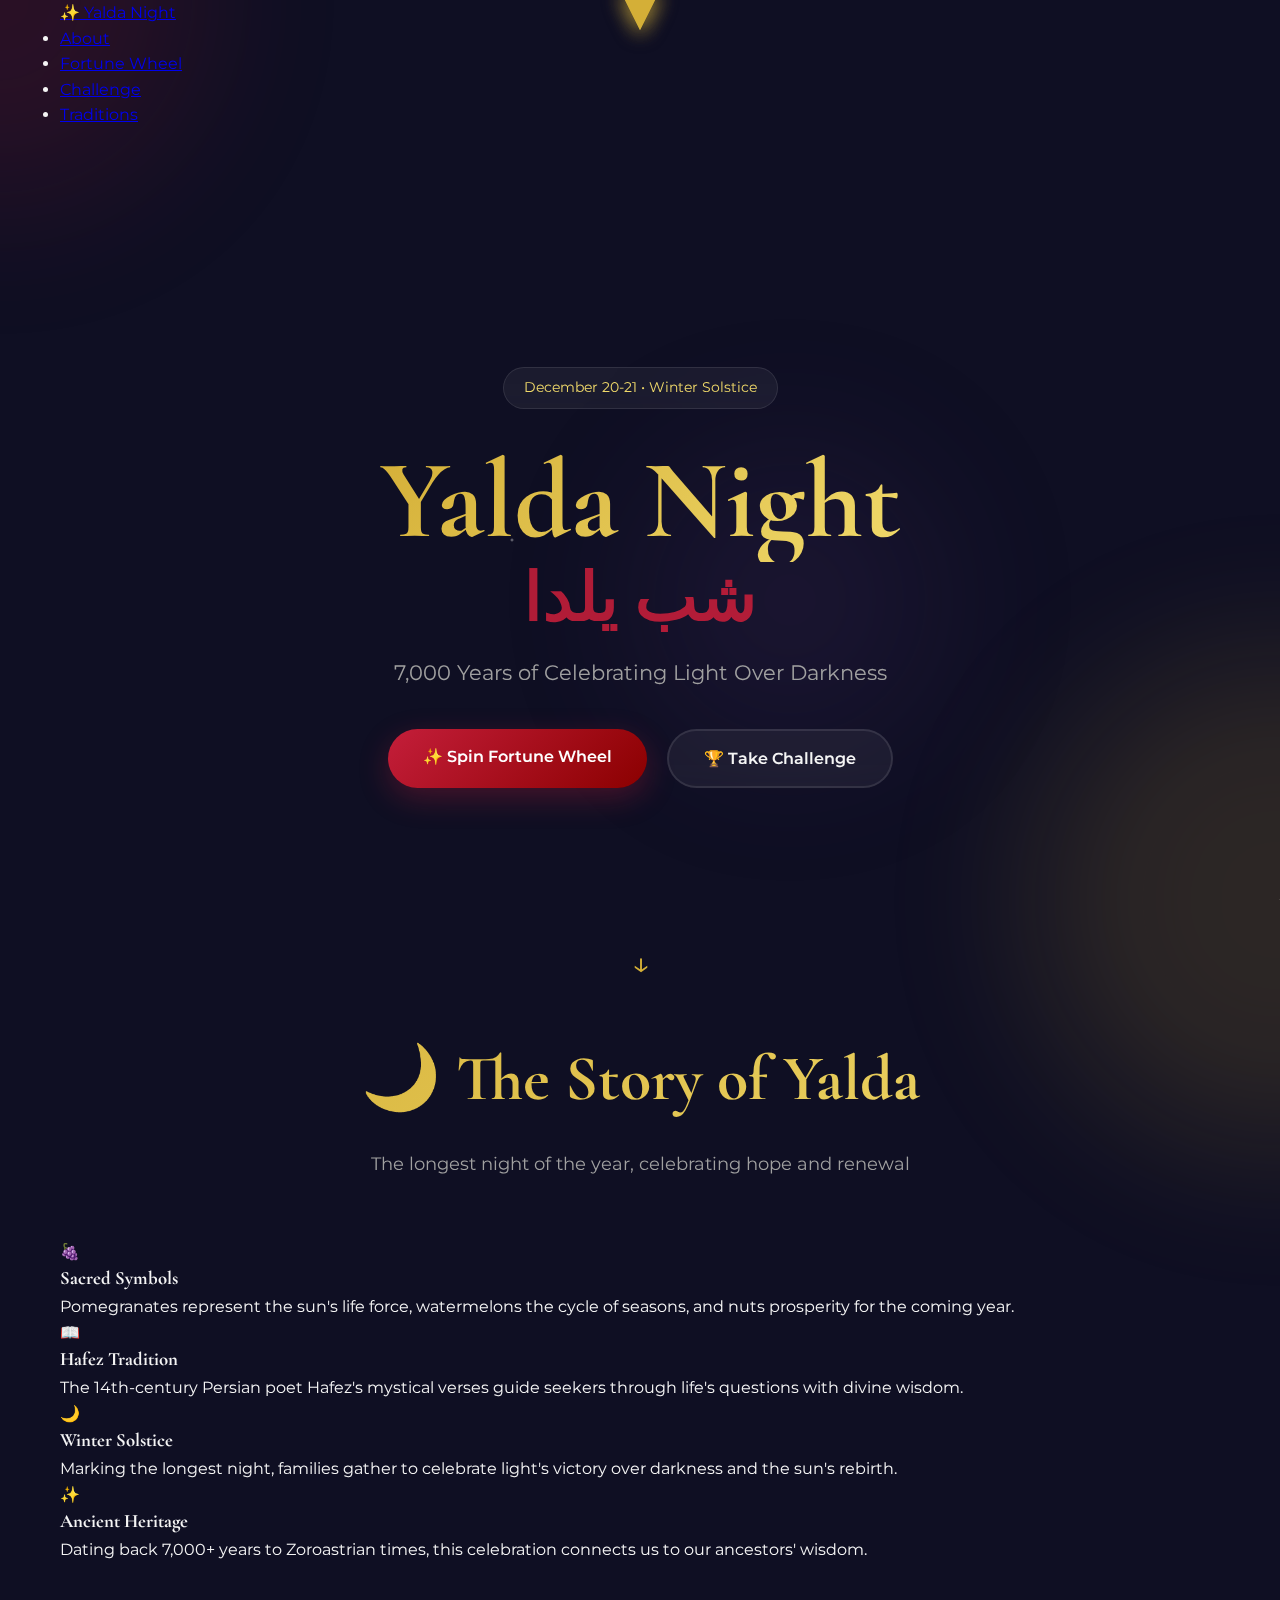
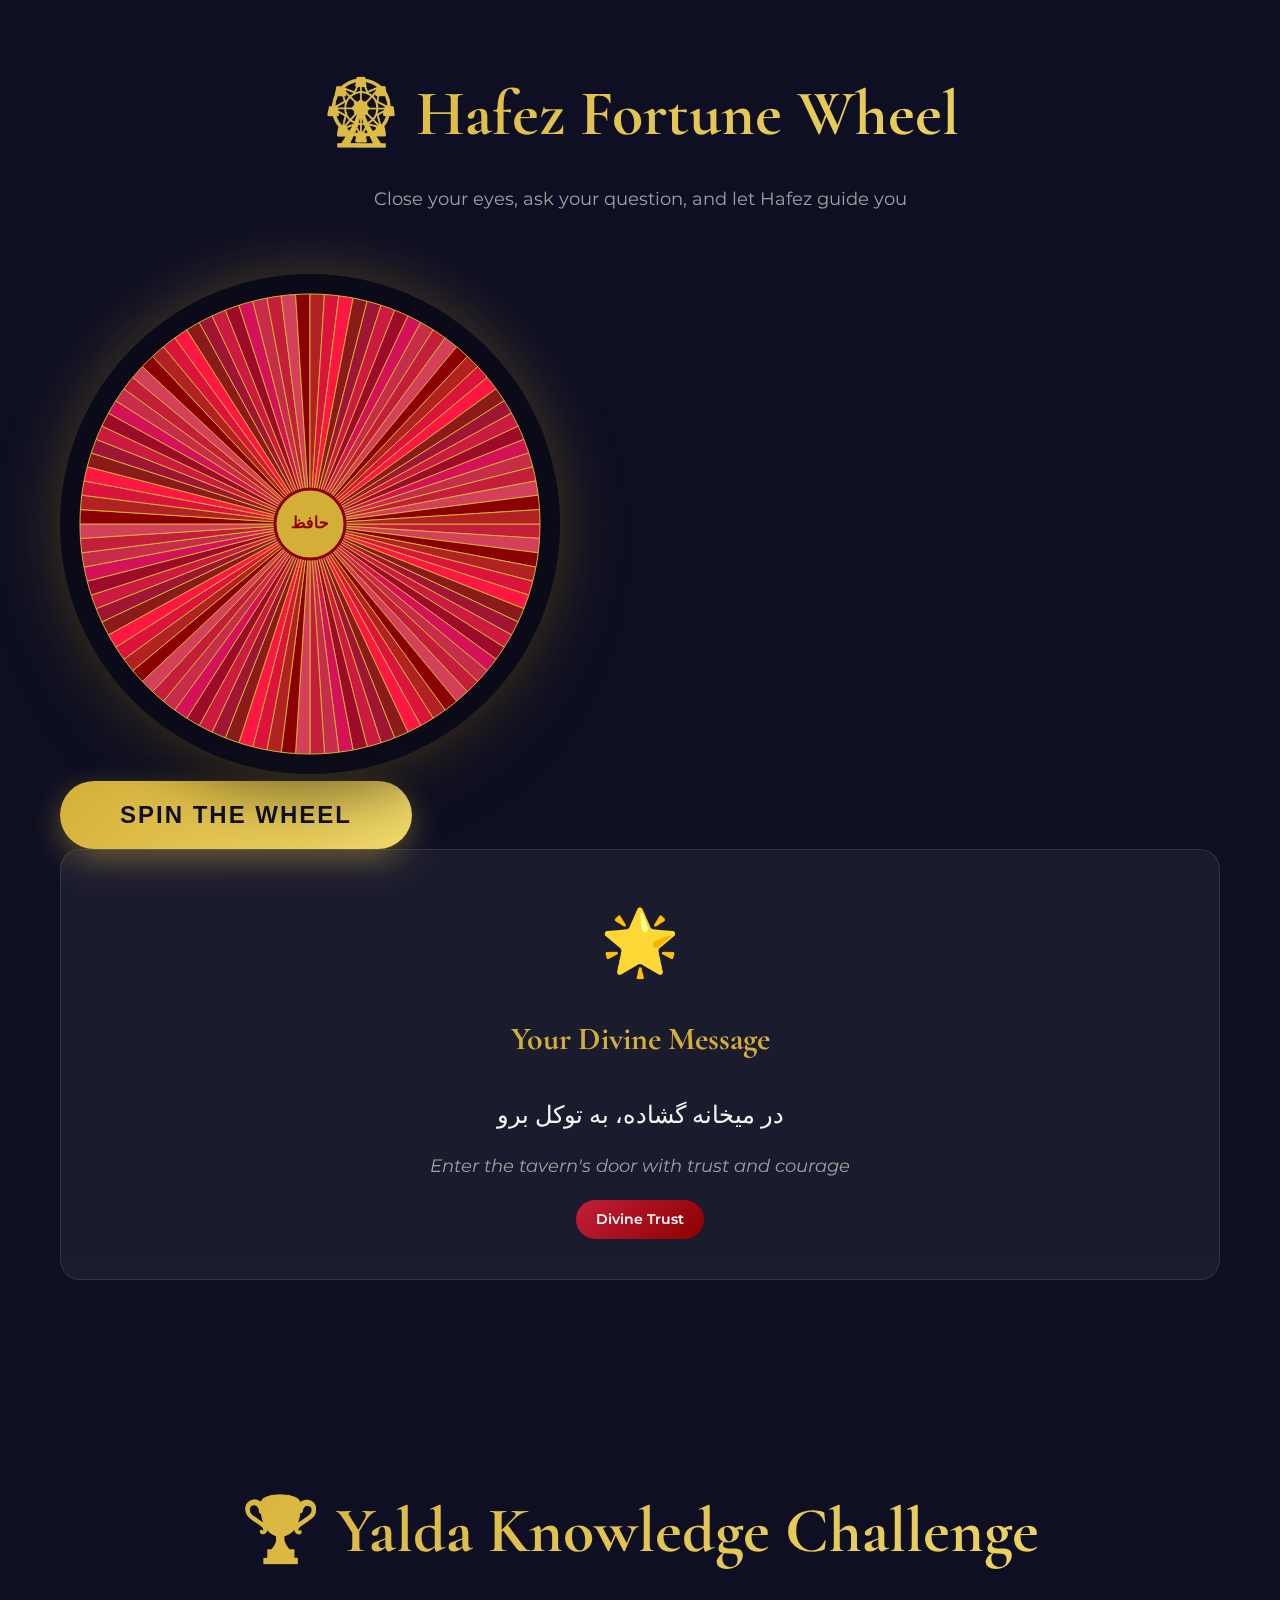
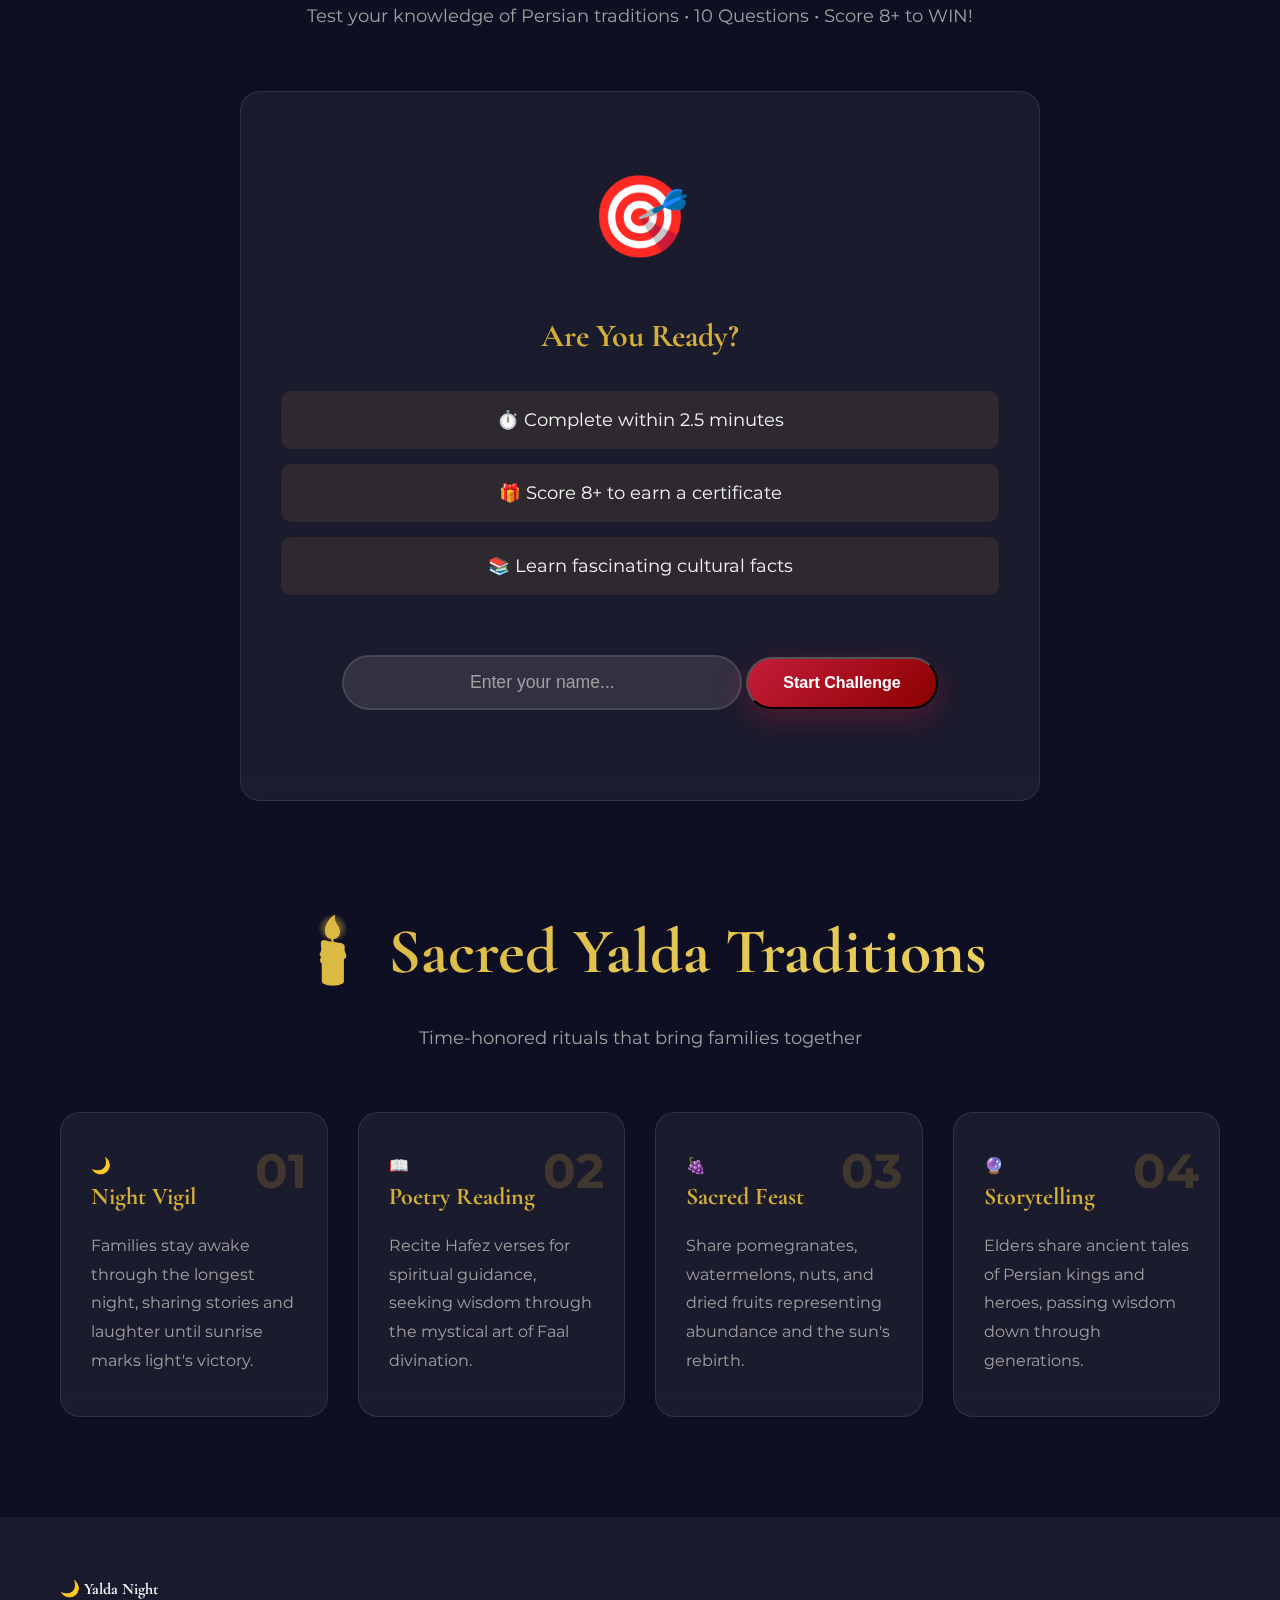
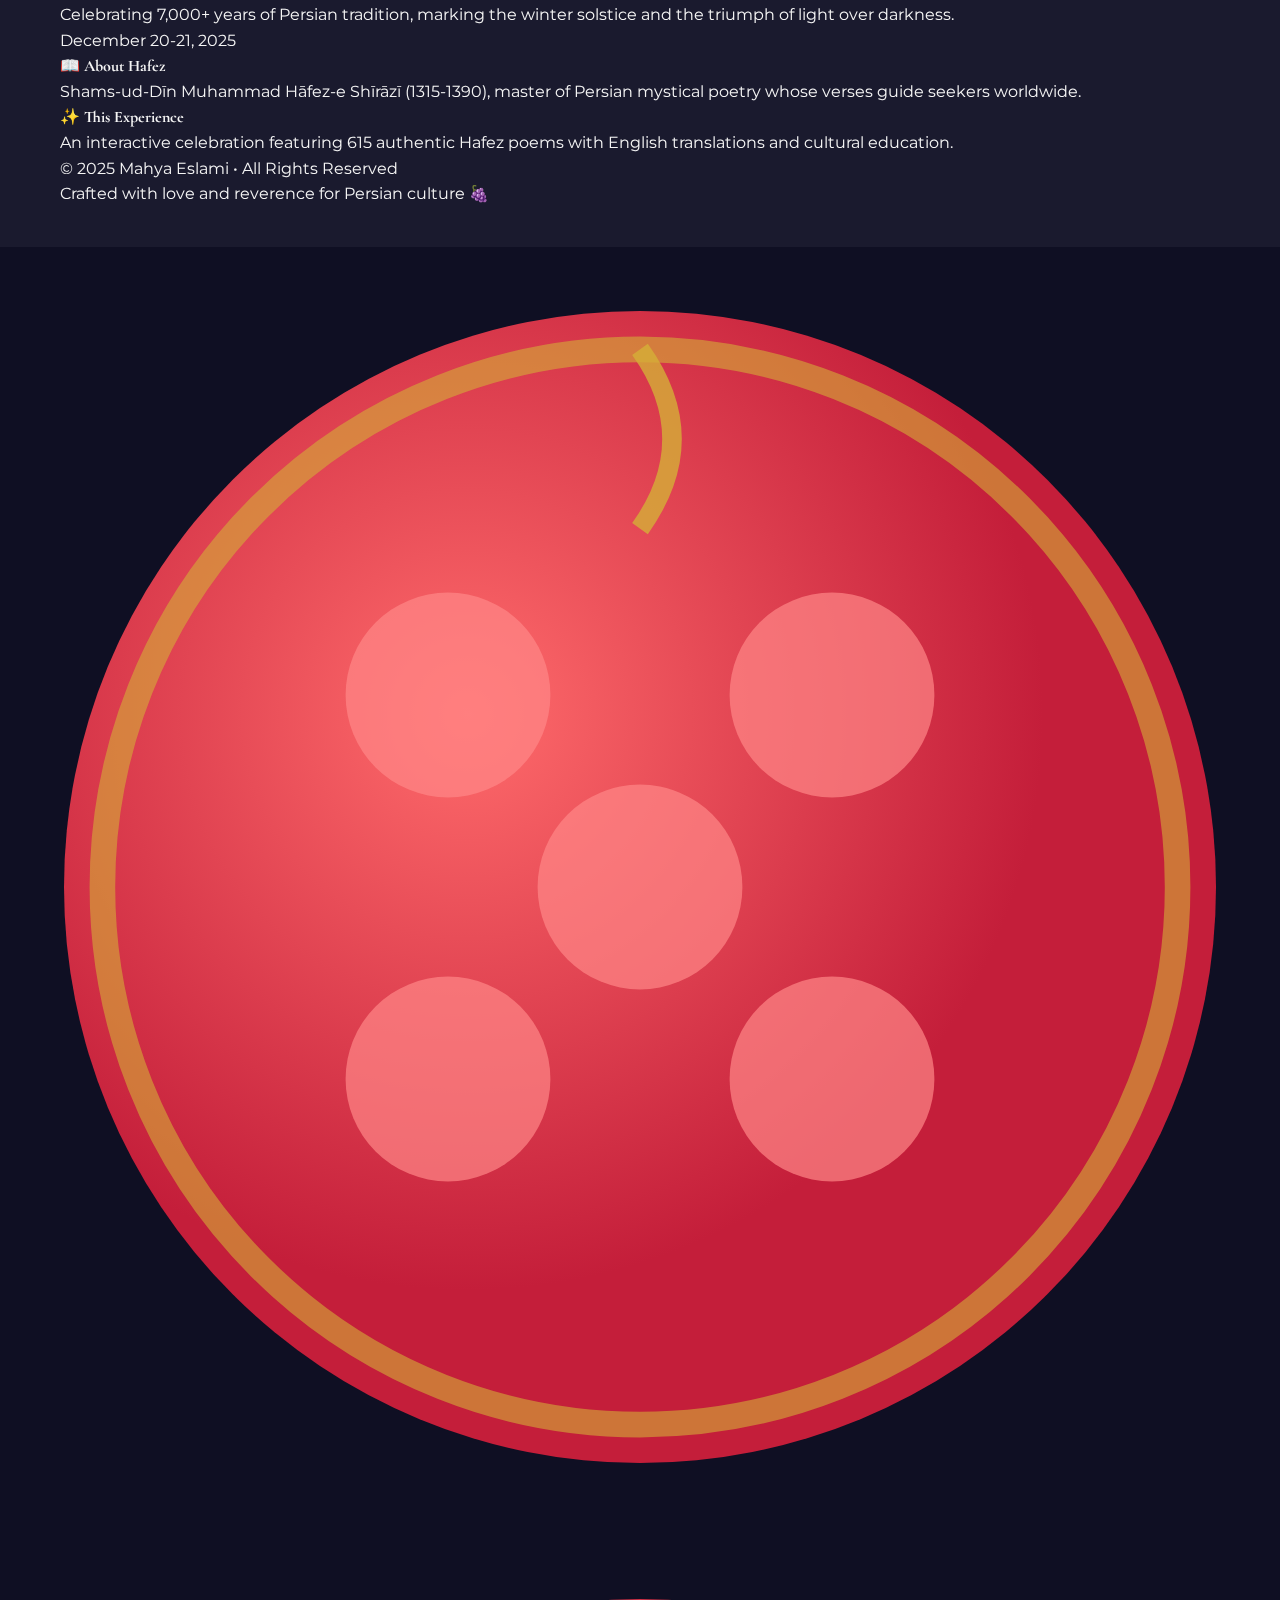
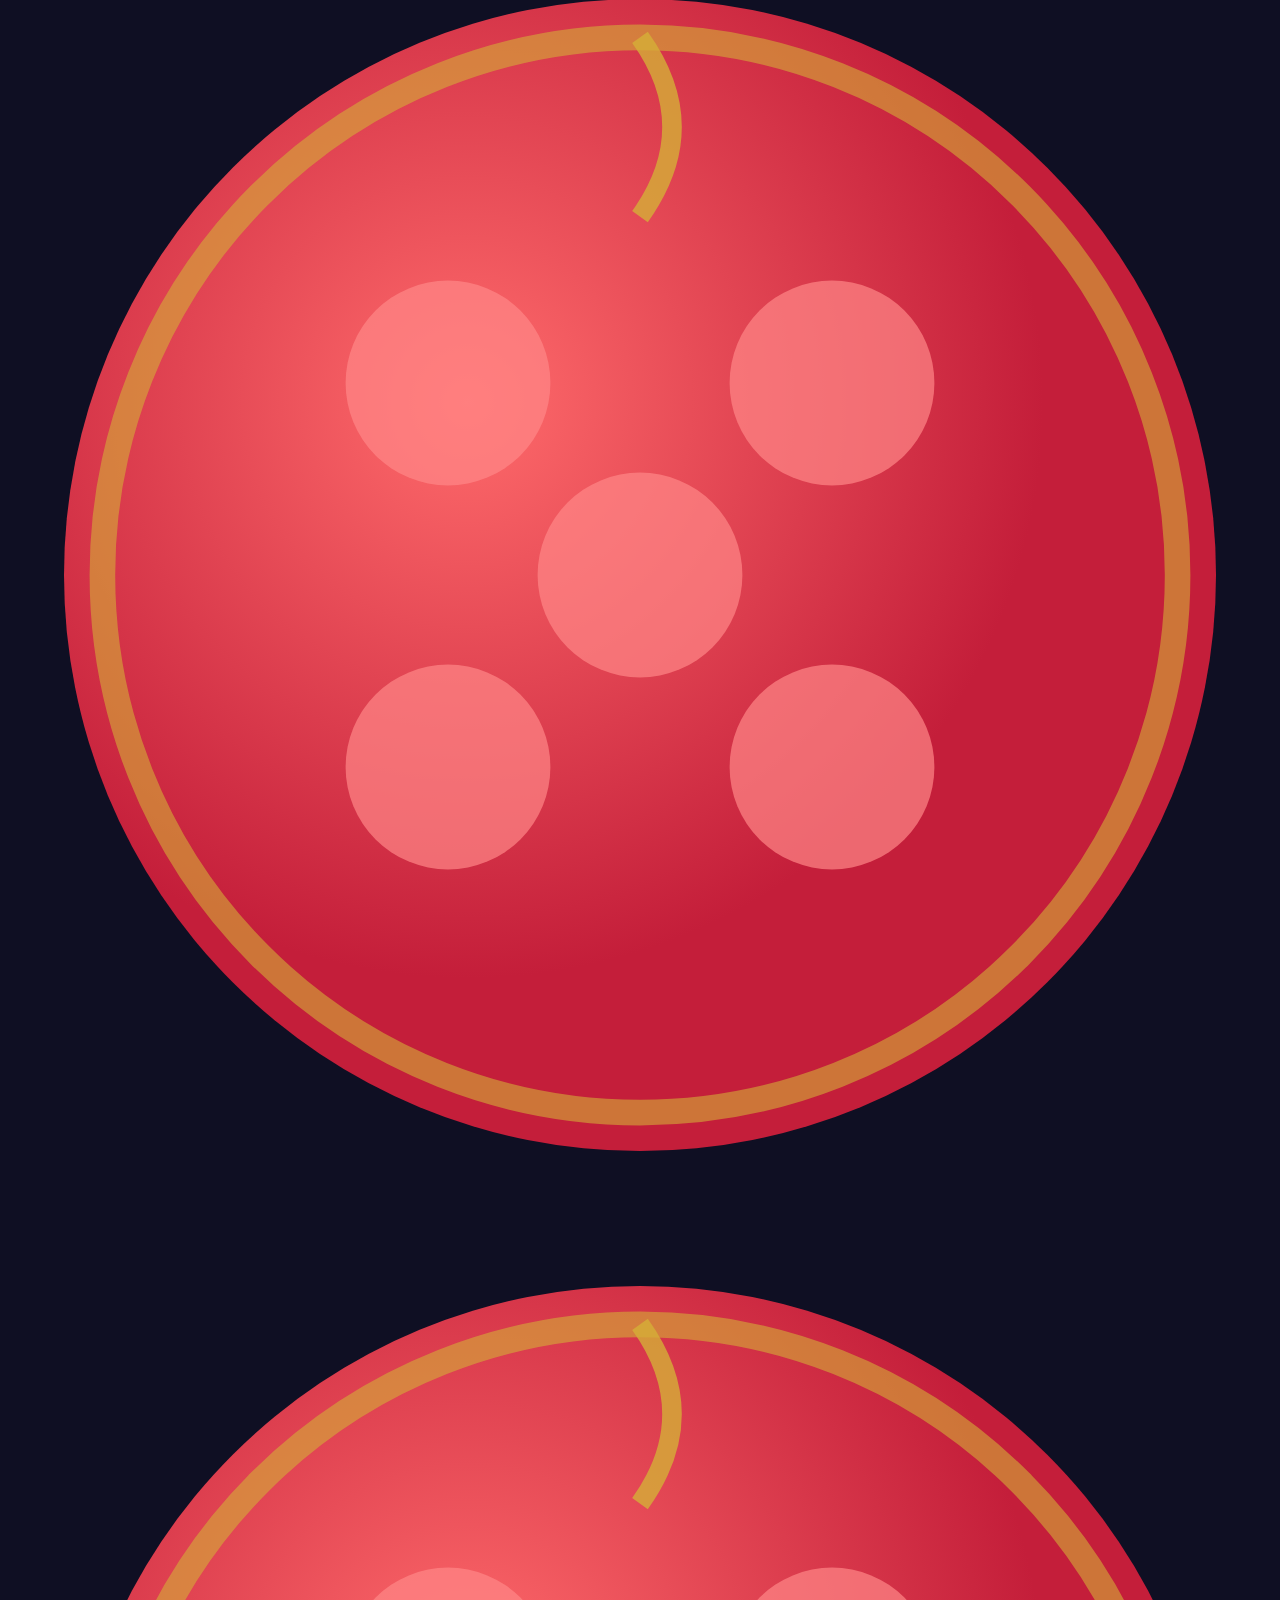
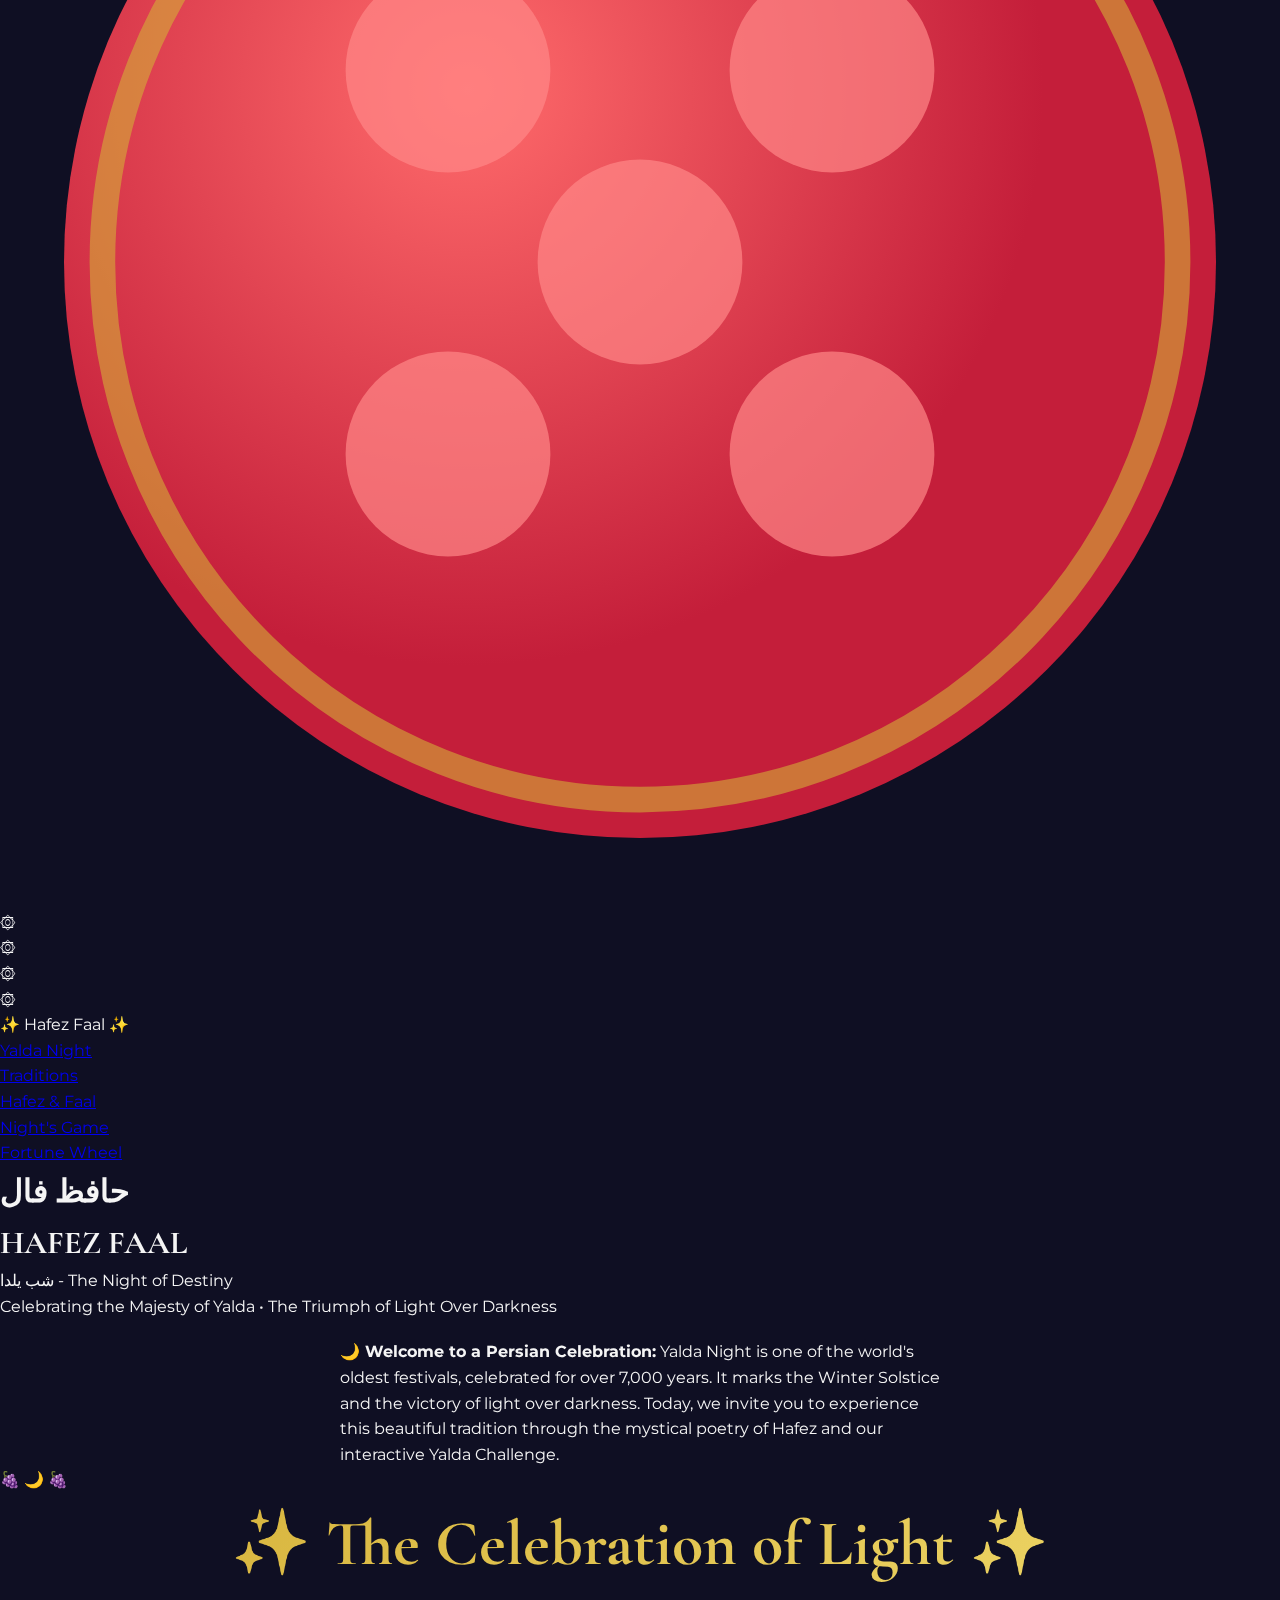
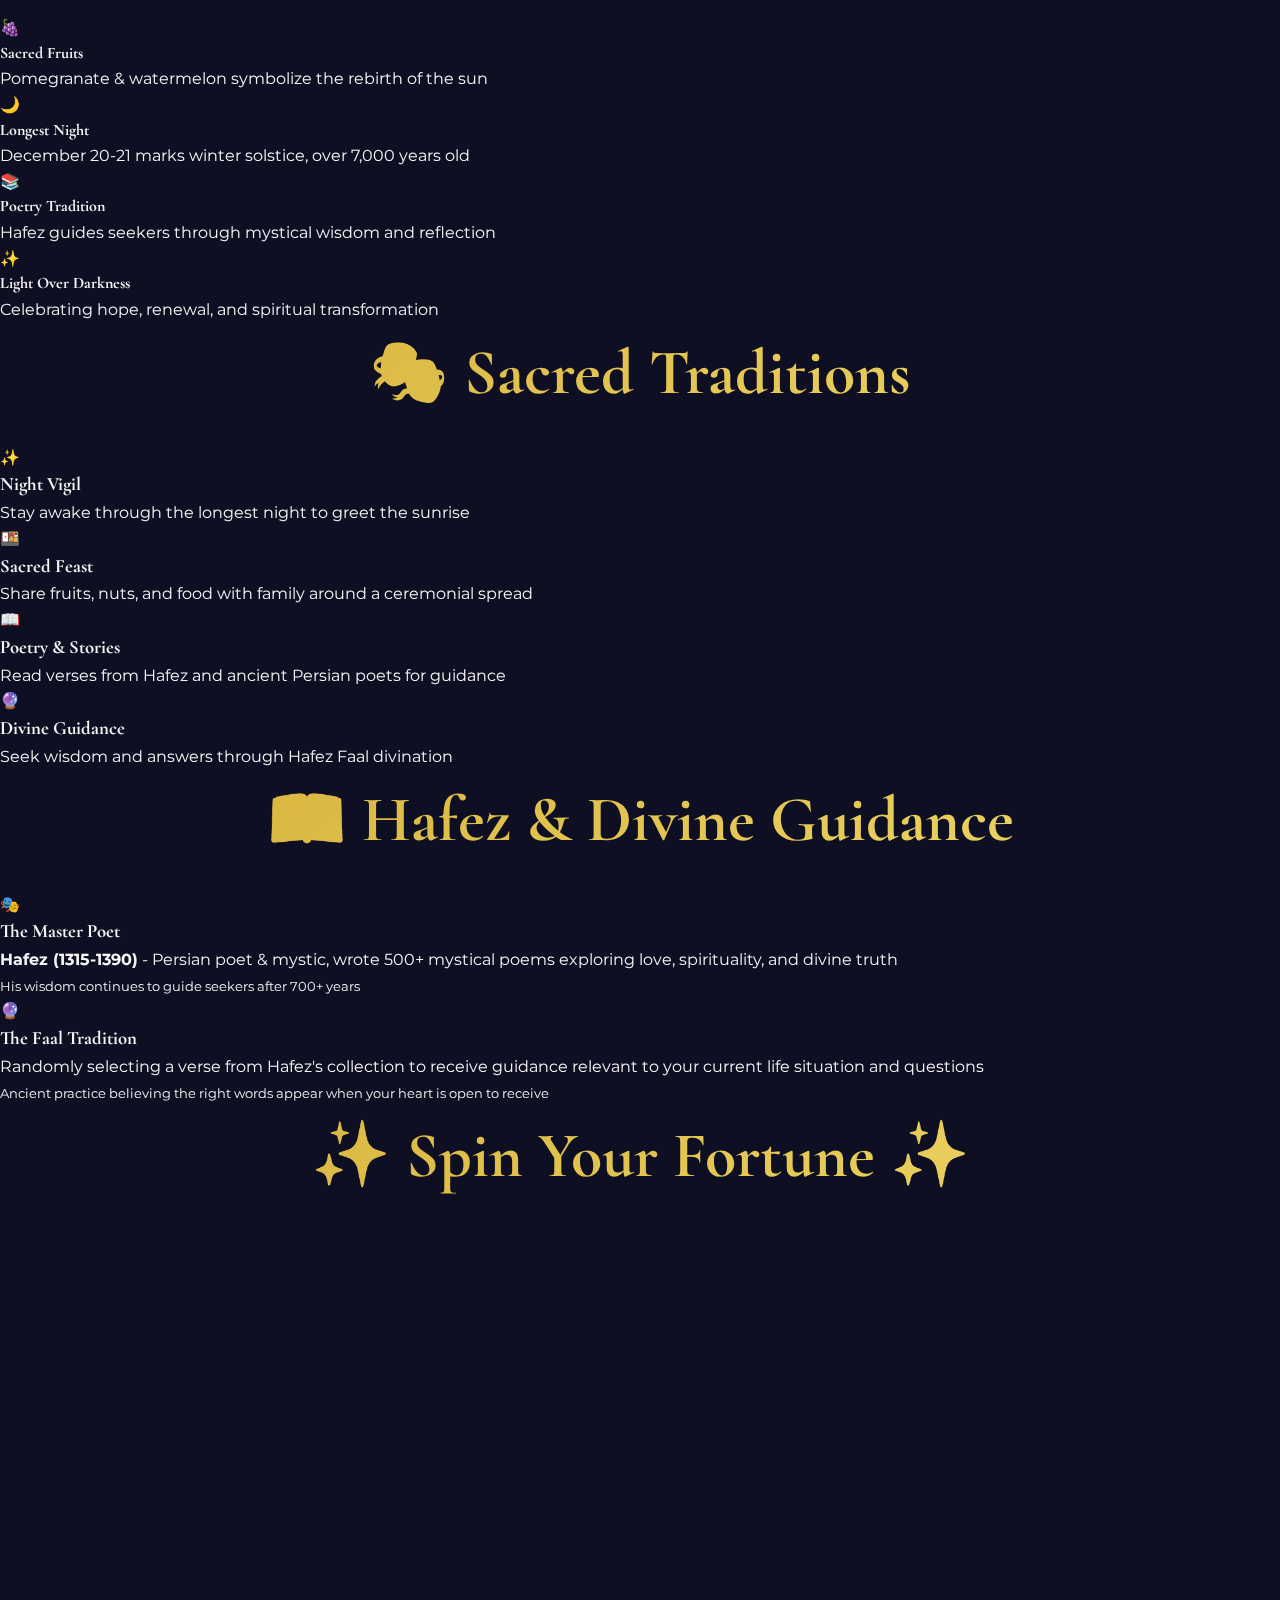
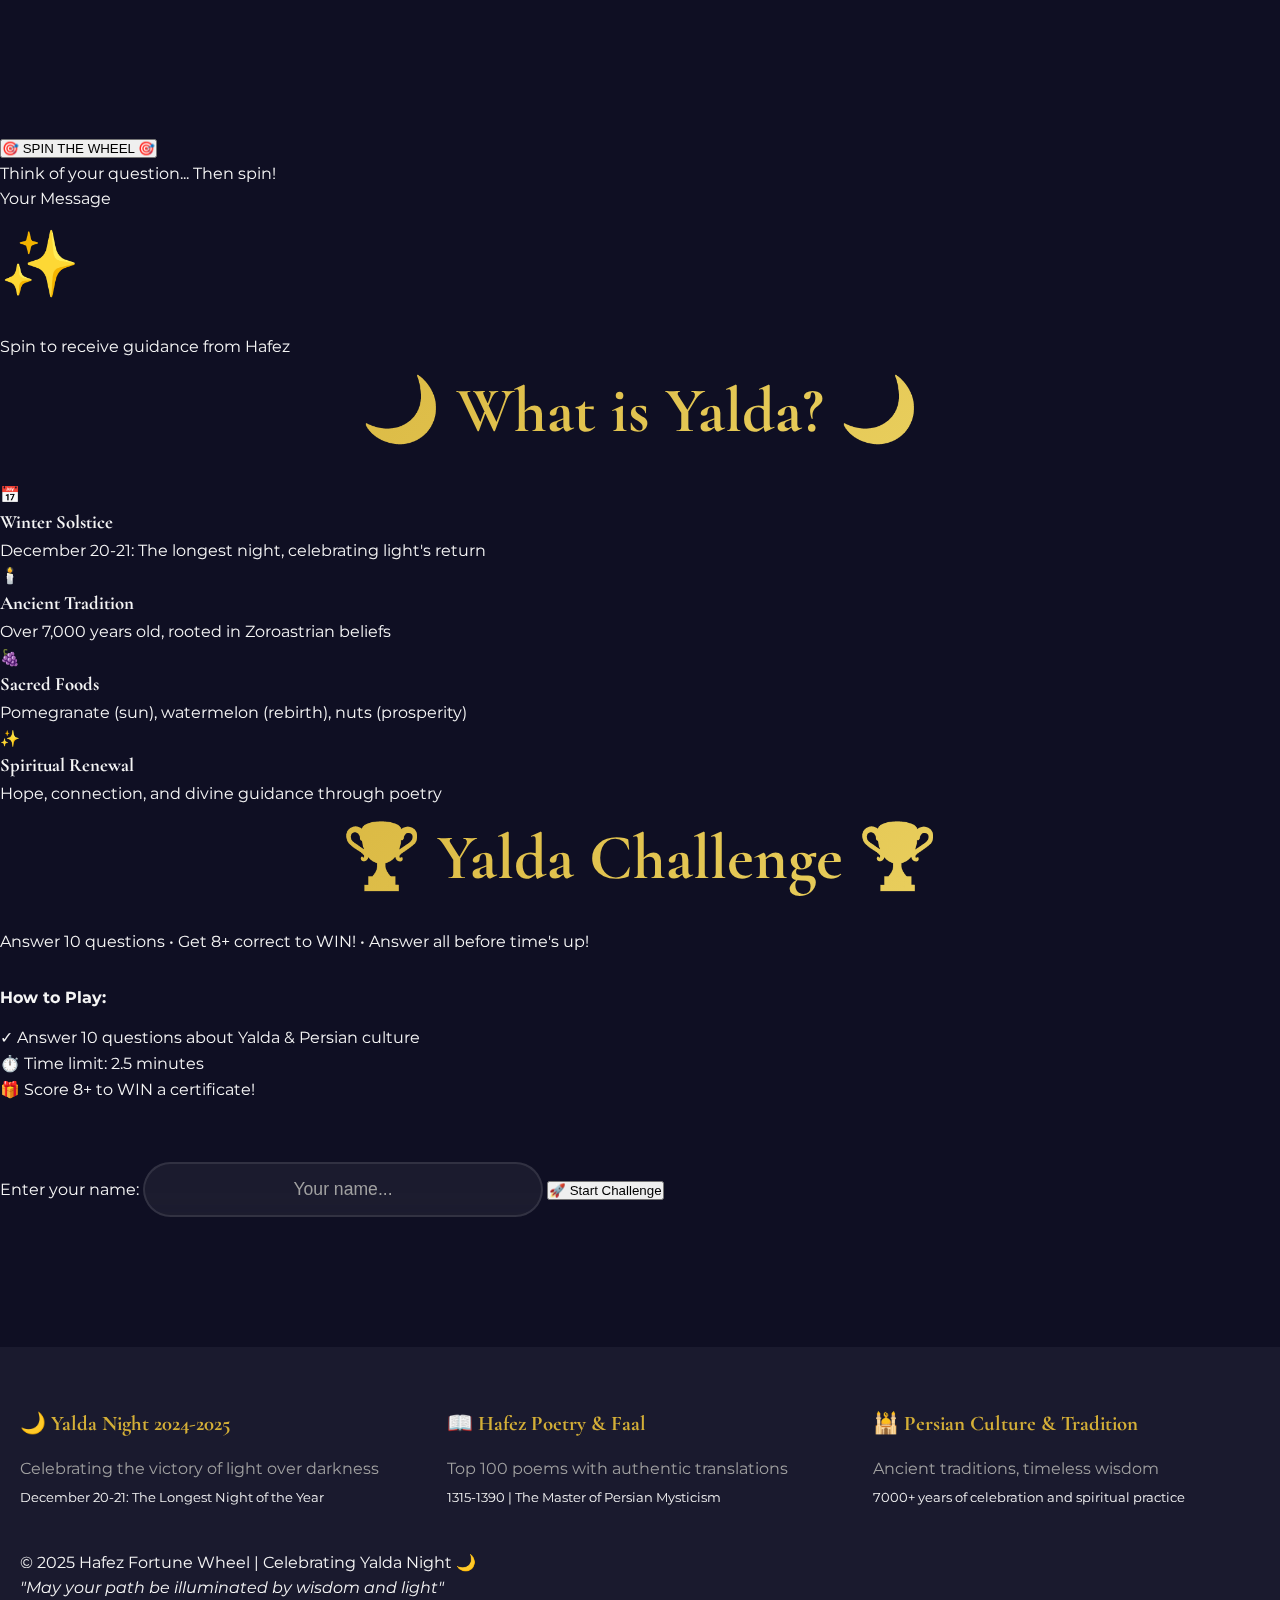
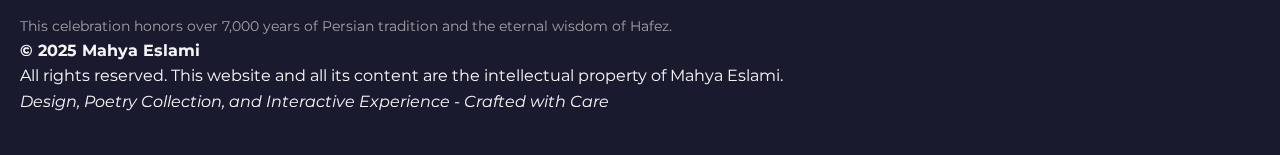
<file: index.html>
<!DOCTYPE html>
<html lang="en">
<head>
    <meta charset="UTF-8">
    <meta name="viewport" content="width=device-width, initial-scale=1.0">
    <meta name="description" content="Celebrate Yalda Night with Hafez fortune wheel and Persian cultural quiz. Experience 7,000 years of Persian tradition.">
    <title>Hafez Fortune Wheel • Yalda Night 2025 🌙</title>
    <link rel="stylesheet" href="styles.css">
    <link rel="preconnect" href="https://fonts.googleapis.com">
    <link rel="preconnect" href="https://fonts.gstatic.com" crossorigin>
    <link href="https://fonts.googleapis.com/css2?family=Cormorant+Garamond:wght@400;600;700&family=Montserrat:wght@300;400;600;700&display=swap" rel="stylesheet">
</head>
<body>
    <!-- Animated Background -->
    <div class="stars-bg"></div>
    <div class="gradient-orb orb-1"></div>
    <div class="gradient-orb orb-2"></div>
    <div class="gradient-orb orb-3"></div>
    
    <!-- Navigation -->
    <nav class="navbar">
        <div class="container">
            <div class="nav-content">
                <a href="#home" class="nav-logo">✨ Yalda Night</a>
                <ul class="nav-menu">
                    <li><a href="#about">About</a></li>
                    <li><a href="#wheel">Fortune Wheel</a></li>
                    <li><a href="#challenge">Challenge</a></li>
                    <li><a href="#traditions">Traditions</a></li>
                </ul>
            </div>
        </div>
    </nav>
    
    <!-- Hero Section -->
    <section id="home" class="hero">
        <div class="hero-content">
            <div class="hero-badge">December 20-21 • Winter Solstice</div>
            <h1 class="hero-title">
                <span class="title-line-1">Yalda Night</span>
                <span class="title-line-2">شب یلدا</span>
            </h1>
            <p class="hero-subtitle">7,000 Years of Celebrating Light Over Darkness</p>
            <div class="hero-cta">
                <a href="#wheel" class="cta-primary">✨ Spin Fortune Wheel</a>
                <a href="#challenge" class="cta-secondary">🏆 Take Challenge</a>
            </div>
        </div>
        <div class="scroll-indicator">↓</div>
    </section>

    <!-- About Section -->
    <section id="about" class="about-section">
        <div class="container">
            <h2 class="section-title">🌙 The Story of Yalda</h2>
            <p class="section-desc">The longest night of the year, celebrating hope and renewal</p>
            
            <div class="about-grid">
                <div class="about-card">
                    <div class="card-icon">🍇</div>
                    <h3>Sacred Symbols</h3>
                    <p>Pomegranates represent the sun's life force, watermelons the cycle of seasons, and nuts prosperity for the coming year.</p>
                </div>
                <div class="about-card">
                    <div class="card-icon">📖</div>
                    <h3>Hafez Tradition</h3>
                    <p>The 14th-century Persian poet Hafez's mystical verses guide seekers through life's questions with divine wisdom.</p>
                </div>
                <div class="about-card">
                    <div class="card-icon">🌙</div>
                    <h3>Winter Solstice</h3>
                    <p>Marking the longest night, families gather to celebrate light's victory over darkness and the sun's rebirth.</p>
                </div>
                <div class="about-card">
                    <div class="card-icon">✨</div>
                    <h3>Ancient Heritage</h3>
                    <p>Dating back 7,000+ years to Zoroastrian times, this celebration connects us to our ancestors' wisdom.</p>
                </div>
            </div>
        </div>
    </section>

    <!-- Fortune Wheel Section -->
    <section id="wheel" class="wheel-section">
        <div class="container">
            <h2 class="section-title">🎡 Hafez Fortune Wheel</h2>
            <p class="section-desc">Close your eyes, ask your question, and let Hafez guide you</p>
            
            <div class="wheel-wrapper">
                <div class="wheel-container">
                    <canvas id="fortuneWheel" width="500" height="500"></canvas>
                    <div class="wheel-pointer"></div>
                </div>
                <button id="spinBtn" class="spin-btn">SPIN THE WHEEL</button>
            </div>
                
            <div class="fortune-result" id="fortuneResult">
                <div class="fortune-icon">🌟</div>
                <h3>Your Divine Message</h3>
                <div class="fortune-text" id="fortuneText">
                    <p class="farsi-text">در میخانه گشاده، به توکل برو</p>
                    <p class="english-text">Enter the tavern's door with trust and courage</p>
                    <span class="theme-badge">Divine Trust</span>
                </div>
            </div>
        </div>
    </section>

    <!-- Yalda Challenge -->
    <section id="challenge" class="challenge-section">
        <div class="container">
            <h2 class="section-title">🏆 Yalda Knowledge Challenge</h2>
            <p class="section-desc">Test your knowledge of Persian traditions • 10 Questions • Score 8+ to WIN!</p>
            
            <div id="quizContainer">
                <!-- Quiz Start Screen -->
                <div id="quizStart" class="quiz-start active">
                    <div class="quiz-icon">🎯</div>
                    <h3>Are You Ready?</h3>
                    <div class="quiz-rules">
                        <div class="rule-item">⏱️ Complete within 2.5 minutes</div>
                        <div class="rule-item">🎁 Score 8+ to earn a certificate</div>
                        <div class="rule-item">📚 Learn fascinating cultural facts</div>
                    </div>
                    <input type="text" id="playerName" placeholder="Enter your name..." maxlength="30">
                    <button id="startQuizBtn" class="cta-primary">Start Challenge</button>
                </div>
                
                <!-- Quiz Game Screen -->
                <div id="quizGame" class="quiz-game">
                    <div class="quiz-header">
                        <div class="quiz-progress">
                            Question <span id="questionNum">1</span> of 10
                        </div>
                        <div class="quiz-timer" id="timer">⏱️ 2:30</div>
                    </div>
                    <div class="question-card">
                        <h3 id="questionText"></h3>
                        <div id="choicesContainer" class="choices-grid"></div>
                        <div id="feedback" class="feedback"></div>
                    </div>
                    <button id="nextBtn" class="next-btn">Next Question →</button>
                </div>
                
                <!-- Quiz Results Screen -->
                <div id="quizResults" class="quiz-results">
                    <div id="resultsContent"></div>
                </div>
            </div>
        </div>
    </section>

    <!-- Traditions -->
    <section id="traditions" class="traditions-section">
        <div class="container">
            <h2 class="section-title">🕯️ Sacred Yalda Traditions</h2>
            <p class="section-desc">Time-honored rituals that bring families together</p>
            
            <div class="traditions-grid">
                <div class="tradition-card">
                    <span class="tradition-num">01</span>
                    <div class="tradition-icon">🌙</div>
                    <h3>Night Vigil</h3>
                    <p>Families stay awake through the longest night, sharing stories and laughter until sunrise marks light's victory.</p>
                </div>
                <div class="tradition-card">
                    <span class="tradition-num">02</span>
                    <div class="tradition-icon">📖</div>
                    <h3>Poetry Reading</h3>
                    <p>Recite Hafez verses for spiritual guidance, seeking wisdom through the mystical art of Faal divination.</p>
                </div>
                <div class="tradition-card">
                    <span class="tradition-num">03</span>
                    <div class="tradition-icon">🍇</div>
                    <h3>Sacred Feast</h3>
                    <p>Share pomegranates, watermelons, nuts, and dried fruits representing abundance and the sun's rebirth.</p>
                </div>
                <div class="tradition-card">
                    <span class="tradition-num">04</span>
                    <div class="tradition-icon">🔮</div>
                    <h3>Storytelling</h3>
                    <p>Elders share ancient tales of Persian kings and heroes, passing wisdom down through generations.</p>
                </div>
            </div>
        </div>
    </section>

    <!-- Footer -->
    <footer class="footer">
        <div class="container">
            <div class="footer-grid">
                <div class="footer-col">
                    <h4>🌙 Yalda Night</h4>
                    <p>Celebrating 7,000+ years of Persian tradition, marking the winter solstice and the triumph of light over darkness.</p>
                    <p class="footer-date">December 20-21, 2025</p>
                </div>
                <div class="footer-col">
                    <h4>📖 About Hafez</h4>
                    <p>Shams-ud-Dīn Muhammad Hāfez-e Shīrāzī (1315-1390), master of Persian mystical poetry whose verses guide seekers worldwide.</p>
                </div>
                <div class="footer-col">
                    <h4>✨ This Experience</h4>
                    <p>An interactive celebration featuring 615 authentic Hafez poems with English translations and cultural education.</p>
                </div>
            </div>
            <div class="footer-bottom">
                <p>© 2025 Mahya Eslami • All Rights Reserved</p>
                <p class="footer-tagline">Crafted with love and reverence for Persian culture 🍇</p>
            </div>
        </div>
    </footer>

    <script src="poems.js"></script>
    <script src="script.js"></script>
</body>
</html>
    <div class="stars"></div>
    
    <!-- Sophisticated Pomegranate Decorations -->
    <svg class="pomegranate-deco pomegranate-deco-1" viewBox="0 0 100 100" xmlns="http://www.w3.org/2000/svg">
        <defs>
            <radialGradient id="pomGrad1" cx="35%" cy="35%">
                <stop offset="0%" style="stop-color:#ff6b6b;stop-opacity:1" />
                <stop offset="100%" style="stop-color:#c41e3a;stop-opacity:1" />
            </radialGradient>
        </defs>
        <circle cx="50" cy="50" r="45" fill="url(#pomGrad1)" />
        <circle cx="50" cy="50" r="42" fill="none" stroke="#d4af37" stroke-width="2" opacity="0.6" />
        <path d="M 50 8 Q 55 15 50 22" fill="none" stroke="#d4af37" stroke-width="1.5" opacity="0.8" />
        <circle cx="35" cy="35" r="8" fill="#ff8787" opacity="0.7" />
        <circle cx="65" cy="35" r="8" fill="#ff8787" opacity="0.7" />
        <circle cx="50" cy="50" r="8" fill="#ff8787" opacity="0.7" />
        <circle cx="35" cy="65" r="8" fill="#ff8787" opacity="0.7" />
        <circle cx="65" cy="65" r="8" fill="#ff8787" opacity="0.7" />
    </svg>

    <svg class="pomegranate-deco pomegranate-deco-2" viewBox="0 0 100 100" xmlns="http://www.w3.org/2000/svg">
        <defs>
            <radialGradient id="pomGrad2" cx="35%" cy="35%">
                <stop offset="0%" style="stop-color:#ff6b6b;stop-opacity:1" />
                <stop offset="100%" style="stop-color:#c41e3a;stop-opacity:1" />
            </radialGradient>
        </defs>
        <circle cx="50" cy="50" r="45" fill="url(#pomGrad2)" />
        <circle cx="50" cy="50" r="42" fill="none" stroke="#d4af37" stroke-width="2" opacity="0.6" />
        <path d="M 50 8 Q 55 15 50 22" fill="none" stroke="#d4af37" stroke-width="1.5" opacity="0.8" />
        <circle cx="35" cy="35" r="8" fill="#ff8787" opacity="0.7" />
        <circle cx="65" cy="35" r="8" fill="#ff8787" opacity="0.7" />
        <circle cx="50" cy="50" r="8" fill="#ff8787" opacity="0.7" />
        <circle cx="35" cy="65" r="8" fill="#ff8787" opacity="0.7" />
        <circle cx="65" cy="65" r="8" fill="#ff8787" opacity="0.7" />
    </svg>

    <svg class="pomegranate-deco pomegranate-deco-3" viewBox="0 0 100 100" xmlns="http://www.w3.org/2000/svg">
        <defs>
            <radialGradient id="pomGrad3" cx="35%" cy="35%">
                <stop offset="0%" style="stop-color:#ff6b6b;stop-opacity:1" />
                <stop offset="100%" style="stop-color:#c41e3a;stop-opacity:1" />
            </radialGradient>
        </defs>
        <circle cx="50" cy="50" r="45" fill="url(#pomGrad3)" />
        <circle cx="50" cy="50" r="42" fill="none" stroke="#d4af37" stroke-width="2" opacity="0.6" />
        <path d="M 50 8 Q 55 15 50 22" fill="none" stroke="#d4af37" stroke-width="1.5" opacity="0.8" />
        <circle cx="35" cy="35" r="8" fill="#ff8787" opacity="0.7" />
        <circle cx="65" cy="35" r="8" fill="#ff8787" opacity="0.7" />
        <circle cx="50" cy="50" r="8" fill="#ff8787" opacity="0.7" />
        <circle cx="35" cy="65" r="8" fill="#ff8787" opacity="0.7" />
        <circle cx="65" cy="65" r="8" fill="#ff8787" opacity="0.7" />
    </svg>
    
    <div class="ornament-top-left">۞</div>
    <div class="ornament-top-right">۞</div>
    <div class="ornament-bottom-left">۞</div>
    <div class="ornament-bottom-right">۞</div>
    
    <!-- Navigation -->
    <nav class="navbar">
        <div class="nav-container">
            <div class="nav-logo">✨ Hafez Faal ✨</div>
            <ul class="nav-menu">
                <li><a href="#yalda">Yalda Night</a></li>
                <li><a href="#traditions">Traditions</a></li>
                <li><a href="#hafez">Hafez & Faal</a></li>
                <li><a href="#game">Night's Game</a></li>
                <li><a href="#wheel">Fortune Wheel</a></li>
            </ul>
        </div>
    </nav>

    <!-- Main Header with Luxury Design -->
    <header class="header">
        <div class="header-stars"></div>
        <div class="header-content">
            <div class="header-title-wrapper">
                <h1 class="title-main">حافظ فال</h1>
                <h1 class="title-main-en">HAFEZ FAAL</h1>
            </div>
            <p class="subtitle">شب یلدا - The Night of Destiny</p>
            <p class="tagline">Celebrating the Majesty of Yalda • The Triumph of Light Over Darkness</p>
            <div class="cultural-context" style="margin-top: 20px; max-width: 600px; margin-left: auto; margin-right: auto;">
                <strong>🌙 Welcome to a Persian Celebration:</strong> 
                Yalda Night is one of the world's oldest festivals, celebrated for over 7,000 years. It marks the Winter Solstice and the victory of light over darkness. 
                Today, we invite you to experience this beautiful tradition through the mystical poetry of Hafez and our interactive Yalda Challenge.
            </div>
            <div class="header-divider"></div>
        </div>
        <div class="header-decoration">
            <span class="pomegranate">🍇</span>
            <span class="pomegranate">🌙</span>
            <span class="pomegranate">🍇</span>
        </div>
    </header>

    <!-- Yalda Night Section - Streamlined -->
    <section id="yalda" class="yalda-section">
        <div class="section-container">
            <h2 class="section-title">✨ The Celebration of Light ✨</h2>
            
            <div class="yalda-grid-compact">
                <div class="yalda-card">
                    <div class="card-icon-large">🍇</div>
                    <h4>Sacred Fruits</h4>
                    <p>Pomegranate & watermelon symbolize the rebirth of the sun</p>
                </div>
                <div class="yalda-card">
                    <div class="card-icon-large">🌙</div>
                    <h4>Longest Night</h4>
                    <p>December 20-21 marks winter solstice, over 7,000 years old</p>
                </div>
                <div class="yalda-card">
                    <div class="card-icon-large">📚</div>
                    <h4>Poetry Tradition</h4>
                    <p>Hafez guides seekers through mystical wisdom and reflection</p>
                </div>
                <div class="yalda-card">
                    <div class="card-icon-large">✨</div>
                    <h4>Light Over Darkness</h4>
                    <p>Celebrating hope, renewal, and spiritual transformation</p>
                </div>
            </div>
        </div>
    </section>

    <!-- Hafez & Faal Section - Streamlined -->
    <section id="traditions" class="traditions-section">
        <div class="section-container">
            <h2 class="section-title">🎭 Sacred Traditions</h2>
            
            <div class="traditions-grid-compact">
                <div class="tradition-item">
                    <span class="tradition-icon">✨</span>
                    <h3>Night Vigil</h3>
                    <p>Stay awake through the longest night to greet the sunrise</p>
                </div>
                <div class="tradition-item">
                    <span class="tradition-icon">🍱</span>
                    <h3>Sacred Feast</h3>
                    <p>Share fruits, nuts, and food with family around a ceremonial spread</p>
                </div>
                <div class="tradition-item">
                    <span class="tradition-icon">📖</span>
                    <h3>Poetry & Stories</h3>
                    <p>Read verses from Hafez and ancient Persian poets for guidance</p>
                </div>
                <div class="tradition-item">
                    <span class="tradition-icon">🔮</span>
                    <h3>Divine Guidance</h3>
                    <p>Seek wisdom and answers through Hafez Faal divination</p>
                </div>
            </div>
        </div>
    </section>

    <!-- Hafez & Faal Section - Simplified -->
    <section id="hafez" class="hafez-section">
        <div class="section-container">
            <h2 class="section-title">📖 Hafez & Divine Guidance</h2>
            
            <div class="hafez-content">
                <div class="hafez-card">
                    <div class="hafez-icon">🎭</div>
                    <h3>The Master Poet</h3>
                    <p><strong>Hafez (1315-1390)</strong> - Persian poet & mystic, wrote 500+ mystical poems exploring love, spirituality, and divine truth</p>
                    <small>His wisdom continues to guide seekers after 700+ years</small>
                </div>
                
                <div class="hafez-card">
                    <div class="hafez-icon">🔮</div>
                    <h3>The Faal Tradition</h3>
                    <p>Randomly selecting a verse from Hafez's collection to receive guidance relevant to your current life situation and questions</p>
                    <small>Ancient practice believing the right words appear when your heart is open to receive</small>
                </div>
            </div>
        </div>
    </section>

    <!-- Interactive Wheel Section -->
    <section id="wheel" class="wheel-main-section chic-pomegranate">
        <div class="section-container">
            <h2 class="section-title">✨ Spin Your Fortune ✨</h2>
            
            <div class="wheel-content">
                <div class="wheel-left">
                    <div class="wheel-container">
                        <canvas id="wheelCanvas" width="500" height="500"></canvas>
                        <div class="wheel-pointer"></div>
                    </div>
                    <button class="spin-button" id="spinButton">🎯 SPIN THE WHEEL 🎯</button>
                    <div class="spin-instruction">Think of your question... Then spin!</div>
                </div>

                <div class="wheel-right">
                    <div class="fortune-card" id="fortuneCard">
                        <div class="fortune-header">Your Message</div>
                        <div class="fortune-icon" id="fortuneIcon">✨</div>
                        <div class="fortune-poem">
                            <div class="fortune-text-farsi" id="fortuneText">
                                Spin to receive guidance from Hafez
                            </div>
                            <div class="fortune-theme" id="fortuneTheme"></div>
                        </div>
                        <div class="fortune-divider"></div>
                        <div class="fortune-translation" id="fortuneTranslation"></div>
                    </div>
                </div>
            </div>
        </div>
    </section>

    <!-- Quick Info Section -->
    <section class="yalda-why-section chic-pomegranate">
        <div class="section-container">
            <h2 class="section-title">🌙 What is Yalda? 🌙</h2>
            
            <div class="why-yalda-grid-compact">
                <div class="why-card">
                    <div class="why-icon">📅</div>
                    <h3>Winter Solstice</h3>
                    <p>December 20-21: The longest night, celebrating light's return</p>
                </div>
                
                <div class="why-card">
                    <div class="why-icon">🕯️</div>
                    <h3>Ancient Tradition</h3>
                    <p>Over 7,000 years old, rooted in Zoroastrian beliefs</p>
                </div>
                
                <div class="why-card">
                    <div class="why-icon">🍇</div>
                    <h3>Sacred Foods</h3>
                    <p>Pomegranate (sun), watermelon (rebirth), nuts (prosperity)</p>
                </div>
                
                <div class="why-card">
                    <div class="why-icon">✨</div>
                    <h3>Spiritual Renewal</h3>
                    <p>Hope, connection, and divine guidance through poetry</p>
                </div>
            </div>
        </div>
    </section>

    <!-- Yalda Persian Trivia Quiz Section -->
    <section id="game" class="game-section chic-pomegranate-game">
        <div class="section-container">
            <h2 class="section-title">🏆 Yalda Challenge 🏆</h2>
            
            <p class="game-intro">Answer 10 questions • Get 8+ correct to WIN! • Answer all before time's up!</p>
            
            <!-- Pre-Quiz Screen -->
            <div id="quiz-intro" class="quiz-intro">
                <div class="quiz-intro-content">
                    <div class="quiz-rules">
                        <p><strong>How to Play:</strong></p>
                        <ul>
                            <li>✓ Answer 10 questions about Yalda & Persian culture</li>
                            <li>⏱️ Time limit: 2.5 minutes</li>
                            <li>🎁 Score 8+ to WIN a certificate!</li>
                        </ul>
                    </div>
                    <div class="quiz-name-input">
                        <label for="playerName">Enter your name:</label>
                        <input 
                            type="text" 
                            id="playerName" 
                            placeholder="Your name..." 
                            maxlength="50"
                            autocomplete="off"
                        >
                        <button id="quiz-start-btn" class="fancy-btn quiz-start-btn">🚀 Start Challenge</button>
                    </div>
                </div>
            </div>
            
            <!-- Quiz Game Screen -->
            <div id="quiz-game" class="quiz-game" style="display:none;">
                <div class="trivia-wrapper">
                    <div class="trivia-container">
                        <div class="quiz-header">
                            <span class="quiz-progress">Question <span id="quiz-current">1</span>/10</span>
                            <div id="trivia-timer" class="trivia-timer">⏱️ Time: 2:30</div>
                        </div>
                        <div id="trivia-question" class="trivia-question"></div>
                        <div id="trivia-choices" class="trivia-choices"></div>
                        <div id="trivia-feedback" class="trivia-feedback"></div>
                        <button id="trivia-next-btn" class="trivia-next-btn fancy-btn" style="display:none;">Next Question →</button>
                    </div>
                </div>
            </div>
            
            <!-- Results Screen -->
            <div id="quiz-results" class="quiz-results" style="display:none;">
                <div class="results-content">
                    <h3 id="results-title"></h3>
                    <div class="results-score">
                        <div class="score-display" id="score-display"></div>
                        <div class="player-name-display" id="player-name-display"></div>
                    </div>
                    <div id="results-message" class="results-message"></div>
                    <div id="results-prize" class="results-prize" style="display:none;"></div>
                    
                    <!-- Winner Certificate -->
                    <div id="certificate" style="display:none;">
                        <div class="certificate-container">
                            <div class="certificate-title">🏆 Certificate of Achievement 🏆</div>
                            <div class="certificate-line"></div>
                            <p class="certificate-text">This Certificate is Proudly Presented to</p>
                            <div class="certificate-winner-name" id="cert-winner-name"></div>
                            <p class="certificate-text">For Demonstrating Exceptional Knowledge of<br><strong>Yalda Night & Persian Cultural Traditions</strong></p>
                            <p class="certificate-text" id="cert-score-text"></p>
                            <div class="certificate-seal">👑 ✨ 🌙</div>
                        </div>
                    </div>
                    
                    <button id="quiz-restart-btn" class="fancy-btn quiz-restart-btn">🔄 Play Again</button>
                </div>
            </div>
            
            <!-- Live Scoreboard -->
            <div class="scoreboard-container" id="scoreboard" style="display:none;">
                <h3>🏅 Recent Winners</h3>
                <div class="recent-winners" id="recent-winners-list">
                    <p style="text-align: center; color: var(--text-muted);">No winners yet...</p>
                </div>
            </div>
        </div>
    </section>

    <!-- Footer -->
    <footer class="footer">
        <div class="footer-content">
            <div class="footer-section">
                <h4>🌙 Yalda Night 2024-2025</h4>
                <p>Celebrating the victory of light over darkness</p>
                <small>December 20-21: The Longest Night of the Year</small>
            </div>
            <div class="footer-section">
                <h4>📖 Hafez Poetry & Faal</h4>
                <p>Top 100 poems with authentic translations</p>
                <small>1315-1390 | The Master of Persian Mysticism</small>
            </div>
            <div class="footer-section">
                <h4>🕌 Persian Culture & Tradition</h4>
                <p>Ancient traditions, timeless wisdom</p>
                <small>7000+ years of celebration and spiritual practice</small>
            </div>
        </div>
        <div class="footer-bottom">
            <p>&copy; 2025 Hafez Fortune Wheel | Celebrating Yalda Night 🌙</p>
            <p><em>"May your path be illuminated by wisdom and light"</em></p>
            <p style="font-size: 0.85rem; color: var(--text-muted); margin-top: 15px;">
                This celebration honors over 7,000 years of Persian tradition and the eternal wisdom of Hafez.
            </p>
            <div class="copyright-notice">
                <p><strong>© 2025 Mahya Eslami</strong></p>
                <p>All rights reserved. This website and all its content are the intellectual property of Mahya Eslami.</p>
                <p><em>Design, Poetry Collection, and Interactive Experience - Crafted with Care</em></p>
            </div>
        </div>
    </footer>

    <script src="poems.js"></script>
    <script src="script.js"></script>
</body>
</html>
</file>
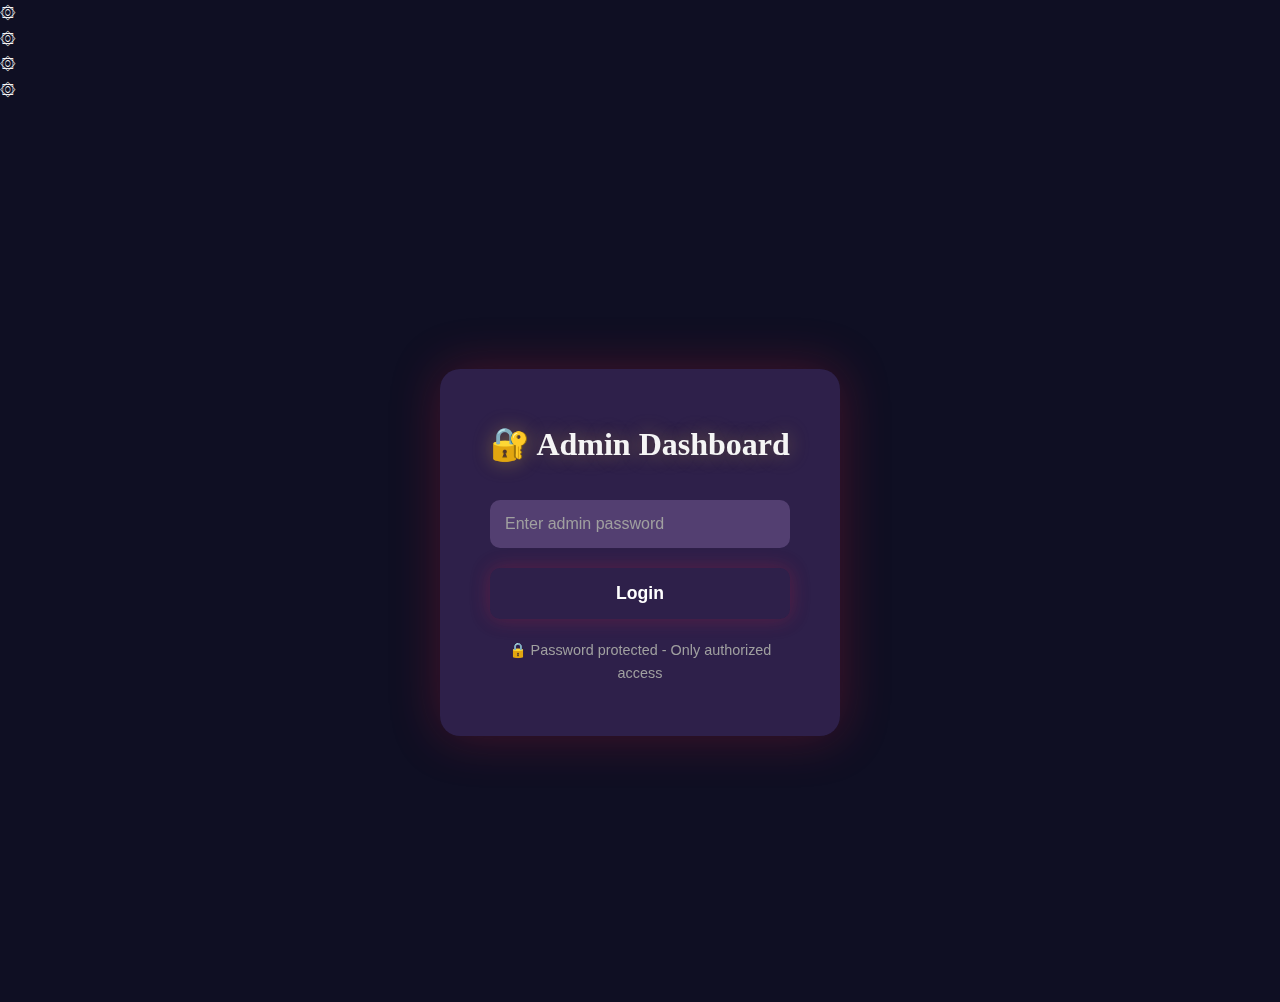
<file: admin.html>
<!DOCTYPE html>
<html lang="en">
<head>
    <meta charset="UTF-8">
    <meta name="viewport" content="width=device-width, initial-scale=1.0">
    <title>Yalda Challenge - Admin Dashboard</title>
    <link rel="stylesheet" href="styles.css">
    <style>
        .admin-container {
            max-width: 1000px;
            margin: 0 auto;
            padding: 40px 20px;
        }

        .login-screen {
            display: flex;
            justify-content: center;
            align-items: center;
            min-height: 100vh;
            padding: 20px;
        }

        .login-box {
            background: rgba(93, 58, 132, 0.4);
            border: 3px solid var(--accent-gold);
            border-radius: 20px;
            padding: 50px;
            max-width: 400px;
            width: 100%;
            box-shadow: 0 0 50px rgba(196, 30, 58, 0.3);
            text-align: center;
            backdrop-filter: blur(10px);
        }

        .login-box h1 {
            color: var(--accent-gold);
            margin-bottom: 30px;
            font-size: 2rem;
            text-shadow: 0 0 20px rgba(212, 175, 55, 0.4);
        }

        .login-input {
            width: 100%;
            padding: 15px;
            margin-bottom: 20px;
            border: 2px solid var(--accent-gold);
            border-radius: 10px;
            background: rgba(255, 255, 255, 0.1);
            color: var(--text-light);
            font-size: 1rem;
            box-sizing: border-box;
            backdrop-filter: blur(5px);
        }

        .login-input::placeholder {
            color: var(--text-muted);
        }

        .login-input:focus {
            outline: none;
            background: rgba(255, 255, 255, 0.15);
            border-color: var(--accent-light-gold);
            box-shadow: 0 0 20px rgba(212, 175, 55, 0.3);
        }

        .login-btn {
            width: 100%;
            padding: 15px;
            background: linear-gradient(135deg, var(--accent-red) 0%, var(--accent-gold) 100%);
            color: #fff;
            border: none;
            border-radius: 10px;
            font-size: 1.1rem;
            font-weight: bold;
            cursor: pointer;
            transition: all 0.3s ease;
            box-shadow: 0 0 20px rgba(196, 30, 58, 0.3);
        }

        .login-btn:hover {
            transform: scale(1.05);
            box-shadow: 0 0 40px rgba(212, 175, 55, 0.5);
        }

        .login-btn:active {
            transform: scale(0.98);
        }

        .error-message {
            color: #ff6b6b;
            margin-bottom: 20px;
            font-weight: bold;
            display: none;
        }

        .dashboard-screen {
            display: none;
        }

        .dashboard-header {
            display: flex;
            justify-content: space-between;
            align-items: center;
            margin-bottom: 40px;
            flex-wrap: wrap;
            gap: 20px;
        }

        .dashboard-header h1 {
            font-size: 2.5rem;
            color: var(--accent-gold);
            text-shadow: 0 0 30px rgba(212, 175, 55, 0.6);
            margin: 0;
        }

        .logout-btn {
            padding: 10px 20px;
            background: linear-gradient(135deg, var(--accent-red) 0%, var(--accent-gold) 100%);
            color: #fff;
            border: none;
            border-radius: 20px;
            font-weight: bold;
            cursor: pointer;
            transition: all 0.3s ease;
        }

        .logout-btn:hover {
            transform: scale(1.05);
        }

        .controls {
            display: flex;
            gap: 15px;
            justify-content: center;
            flex-wrap: wrap;
            margin-bottom: 30px;
        }

        .control-btn {
            background: linear-gradient(135deg, var(--accent-red) 0%, var(--accent-gold) 100%);
            color: #fff;
            border: 2px solid var(--accent-gold);
            border-radius: 20px;
            padding: 12px 25px;
            font-size: 1rem;
            font-weight: bold;
            cursor: pointer;
            transition: all 0.3s ease;
            box-shadow: 0 0 20px rgba(196, 30, 58, 0.3);
        }

        .control-btn:hover {
            background: linear-gradient(135deg, var(--accent-gold) 0%, var(--accent-red) 100%);
            box-shadow: 0 0 40px rgba(212, 175, 55, 0.5);
            transform: scale(1.05);
        }

        .stats-grid {
            display: grid;
            grid-template-columns: repeat(auto-fit, minmax(200px, 1fr));
            gap: 20px;
            margin-bottom: 40px;
        }

        .stat-card {
            background: rgba(93, 58, 132, 0.3);
            border: 2px solid var(--accent-gold);
            border-radius: 15px;
            padding: 25px;
            text-align: center;
            box-shadow: 0 0 20px rgba(196, 30, 58, 0.1);
        }

        .stat-card h4 {
            color: var(--accent-gold);
            font-size: 0.95rem;
            text-transform: uppercase;
            letter-spacing: 1px;
            margin-bottom: 10px;
        }

        .stat-card .value {
            font-size: 2.5rem;
            color: var(--accent-light-gold);
            font-weight: bold;
            text-shadow: 0 0 15px rgba(212, 175, 55, 0.3);
        }

        .winners-section {
            background: rgba(93, 58, 132, 0.3);
            border: 3px solid var(--accent-gold);
            border-radius: 15px;
            padding: 30px;
            margin-bottom: 40px;
            box-shadow: 0 0 40px rgba(196, 30, 58, 0.2);
        }

        .winners-section h2 {
            color: var(--accent-gold);
            text-align: center;
            margin-bottom: 30px;
            font-size: 1.8rem;
        }

        table {
            width: 100%;
            border-collapse: collapse;
            color: var(--text-light);
        }

        thead {
            background: linear-gradient(135deg, rgba(196, 30, 58, 0.3) 0%, rgba(212, 175, 55, 0.2) 100%);
        }

        th {
            padding: 20px;
            text-align: left;
            color: var(--accent-gold);
            font-weight: bold;
            border-bottom: 2px solid var(--accent-gold);
            font-size: 1.1rem;
            text-transform: uppercase;
            letter-spacing: 1px;
        }

        td {
            padding: 16px 20px;
            border-bottom: 1px solid rgba(212, 175, 55, 0.2);
        }

        tbody tr:hover {
            background: rgba(212, 175, 55, 0.1);
        }

        .rank-badge {
            display: inline-block;
            background: linear-gradient(135deg, var(--accent-gold) 0%, var(--accent-red) 100%);
            color: #000;
            width: 40px;
            height: 40px;
            border-radius: 50%;
            text-align: center;
            line-height: 40px;
            font-weight: bold;
            font-size: 1.2rem;
            box-shadow: 0 0 15px rgba(212, 175, 55, 0.4);
        }

        .score-badge {
            background: var(--accent-gold);
            color: #000;
            padding: 6px 14px;
            border-radius: 15px;
            font-weight: bold;
            text-align: center;
            display: inline-block;
        }

        .percentage-badge {
            color: var(--accent-light-gold);
            font-weight: bold;
        }

        .timestamp {
            font-size: 0.9rem;
            color: var(--text-muted);
        }

        .empty-state {
            text-align: center;
            padding: 60px 20px;
            color: var(--text-muted);
        }

        .empty-state h3 {
            color: var(--accent-gold);
            font-size: 1.5rem;
            margin-bottom: 15px;
        }

        .winner-crown {
            color: var(--accent-gold);
            font-size: 1.5rem;
            margin-right: 10px;
        }

        @media (max-width: 768px) {
            .login-box {
                padding: 30px;
            }

            .login-box h1 {
                font-size: 1.5rem;
            }

            .dashboard-header {
                flex-direction: column;
                text-align: center;
            }

            .dashboard-header h1 {
                font-size: 1.8rem;
            }

            th {
                font-size: 0.9rem;
                padding: 12px;
            }

            td {
                font-size: 0.9rem;
                padding: 10px;
            }

            .stats-grid {
                grid-template-columns: 1fr;
            }
        }
    </style>
</head>
<body>
    <div class="yalda-background"></div>
    <div class="stars"></div>
    <div class="ornament-top-left">۞</div>
    <div class="ornament-top-right">۞</div>
    <div class="ornament-bottom-left">۞</div>
    <div class="ornament-bottom-right">۞</div>

    <!-- Login Screen -->
    <div class="login-screen" id="loginScreen">
        <div class="login-box">
            <h1>🔐 Admin Dashboard</h1>
            <div class="error-message" id="errorMessage"></div>
            <input 
                type="password" 
                class="login-input" 
                id="passwordInput" 
                placeholder="Enter admin password"
                autocomplete="off"
            >
            <button class="login-btn" onclick="authenticate()">Login</button>
            <p style="color: var(--text-muted); margin-top: 20px; font-size: 0.9rem;">
                🔒 Password protected - Only authorized access
            </p>
        </div>
    </div>

    <!-- Dashboard Screen -->
    <div class="dashboard-screen" id="dashboardScreen">
        <nav class="navbar">
            <div class="nav-container">
                <div class="nav-logo">✨ Yalda Challenge - Admin ✨</div>
                <ul class="nav-menu">
                    <li><a href="index.html">← Back to Quiz</a></li>
                    <li><button class="logout-btn" onclick="logout()" style="background: linear-gradient(135deg, var(--accent-red) 0%, var(--accent-gold) 100%); border: none; color: white; padding: 8px 16px; cursor: pointer; font-weight: bold; border-radius: 15px;">Logout</button></li>
                </ul>
            </div>
        </nav>

        <div class="admin-container">
            <div class="dashboard-header">
                <h1>🏆 Winners Dashboard 🏆</h1>
            </div>

            <div class="controls">
                <button class="control-btn" onclick="exportToCSV()">📥 Export to CSV</button>
                <button class="control-btn" onclick="refreshDashboard()">🔄 Refresh</button>
                <button class="control-btn" onclick="clearAllData()">🗑️ Clear All Data</button>
            </div>

            <div id="stats-section" class="stats-grid"></div>

            <div class="winners-section">
                <h2>📊 All Winners & Participants</h2>
                <table id="winners-table">
                    <thead>
                        <tr>
                            <th>Rank</th>
                            <th>Player Name</th>
                            <th>Score</th>
                            <th>Percentage</th>
                            <th>Time Submitted</th>
                        </tr>
                    </thead>
                    <tbody id="winners-tbody">
                    </tbody>
                </table>
                <div id="emptyState" class="empty-state" style="display: none;">
                    <h3>🌙 No Submissions Yet 🌙</h3>
                    <p>Participants will appear here once they complete the Yalda Challenge!</p>
                </div>
            </div>
        </div>
    </div>

    <script>
        const ADMIN_PASSWORD = 'admin2025'; // Change this to your desired password

        function authenticate() {
            const passwordInput = document.getElementById('passwordInput');
            const password = passwordInput.value;
            const errorMessage = document.getElementById('errorMessage');

            if (password === ADMIN_PASSWORD) {
                sessionStorage.setItem('adminAuthenticated', 'true');
                document.getElementById('loginScreen').style.display = 'none';
                document.getElementById('dashboardScreen').style.display = 'block';
                displayDashboard();
            } else {
                errorMessage.textContent = '❌ Incorrect password. Try again.';
                errorMessage.style.display = 'block';
                passwordInput.value = '';
                passwordInput.focus();
            }
        }

        function logout() {
            sessionStorage.removeItem('adminAuthenticated');
            document.getElementById('loginScreen').style.display = 'flex';
            document.getElementById('dashboardScreen').style.display = 'none';
            document.getElementById('passwordInput').value = '';
            document.getElementById('errorMessage').style.display = 'none';
        }

        function checkAuthentication() {
            if (!sessionStorage.getItem('adminAuthenticated')) {
                document.getElementById('loginScreen').style.display = 'flex';
                document.getElementById('dashboardScreen').style.display = 'none';
            } else {
                document.getElementById('loginScreen').style.display = 'none';
                document.getElementById('dashboardScreen').style.display = 'block';
                displayDashboard();
            }
        }

        function getWinners() {
            const winners = JSON.parse(localStorage.getItem('yaldaWinners') || '[]');
            return winners.sort((a, b) => {
                if (b.score !== a.score) return b.score - a.score;
                return new Date(b.timestamp) - new Date(a.timestamp);
            });
        }

        function formatDate(dateString) {
            const date = new Date(dateString);
            return date.toLocaleDateString() + ' ' + date.toLocaleTimeString([], { 
                hour: '2-digit', 
                minute: '2-digit' 
            });
        }

        function displayStats() {
            const winners = getWinners();
            const statsSection = document.getElementById('stats-section');
            
            const totalParticipants = winners.length;
            const totalWinners = winners.filter(w => w.score >= 8).length;
            const avgScore = totalParticipants > 0 ? (winners.reduce((sum, w) => sum + w.score, 0) / totalParticipants).toFixed(1) : 0;
            const perfectScores = winners.filter(w => w.percentage === 100).length;

            statsSection.innerHTML = `
                <div class="stat-card">
                    <h4>Total Participants</h4>
                    <div class="value">${totalParticipants}</div>
                </div>
                <div class="stat-card">
                    <h4>Winners (8+)</h4>
                    <div class="value">${totalWinners}</div>
                </div>
                <div class="stat-card">
                    <h4>Perfect Scores</h4>
                    <div class="value">${perfectScores}</div>
                </div>
                <div class="stat-card">
                    <h4>Average Score</h4>
                    <div class="value">${avgScore}/10</div>
                </div>
            `;
        }

        function displayLeaderboard() {
            const winners = getWinners();
            const tbody = document.getElementById('winners-tbody');
            const emptyState = document.getElementById('emptyState');

            if (winners.length === 0) {
                tbody.innerHTML = '';
                emptyState.style.display = 'block';
                return;
            }

            emptyState.style.display = 'none';
            tbody.innerHTML = winners.map((winner, index) => {
                const isWinner = winner.score >= 8;
                const crown = isWinner ? '<span class="winner-crown">👑</span>' : '';
                return `
                    <tr>
                        <td><span class="rank-badge">${index + 1}</span></td>
                        <td><strong>${crown}${winner.name}</strong></td>
                        <td><span class="score-badge">${winner.score}/10</span></td>
                        <td><span class="percentage-badge">${winner.percentage}%</span></td>
                        <td><span class="timestamp">${formatDate(winner.timestamp)}</span></td>
                    </tr>
                `;
            }).join('');
        }

        function displayDashboard() {
            displayStats();
            displayLeaderboard();
        }

        function exportToCSV() {
            const winners = getWinners();
            
            if (winners.length === 0) {
                alert('No data to export yet!');
                return;
            }

            let csv = 'Rank,Player Name,Score,Percentage,Winner,Timestamp\n';
            winners.forEach((winner, index) => {
                const isWinner = winner.score >= 8 ? 'YES' : 'NO';
                csv += `${index + 1},"${winner.name}",${winner.score},${winner.percentage},${isWinner},${winner.timestamp}\n`;
            });

            const blob = new Blob([csv], { type: 'text/csv' });
            const url = window.URL.createObjectURL(blob);
            const a = document.createElement('a');
            a.href = url;
            a.download = `yalda-challenge-results-${new Date().toISOString().split('T')[0]}.csv`;
            document.body.appendChild(a);
            a.click();
            window.URL.revokeObjectURL(url);
            document.body.removeChild(a);
        }

        function refreshDashboard() {
            displayDashboard();
            alert('Dashboard refreshed!');
        }

        function clearAllData() {
            if (confirm('⚠️ Are you sure you want to delete ALL participant records? This cannot be undone!')) {
                localStorage.removeItem('yaldaWinners');
                displayDashboard();
                alert('All data has been cleared.');
            }
        }

        // Handle Enter key in password input
        document.addEventListener('DOMContentLoaded', () => {
            const passwordInput = document.getElementById('passwordInput');
            passwordInput.addEventListener('keypress', (e) => {
                if (e.key === 'Enter') authenticate();
            });
            checkAuthentication();
        });
    </script>
</body>
</html>
</file>
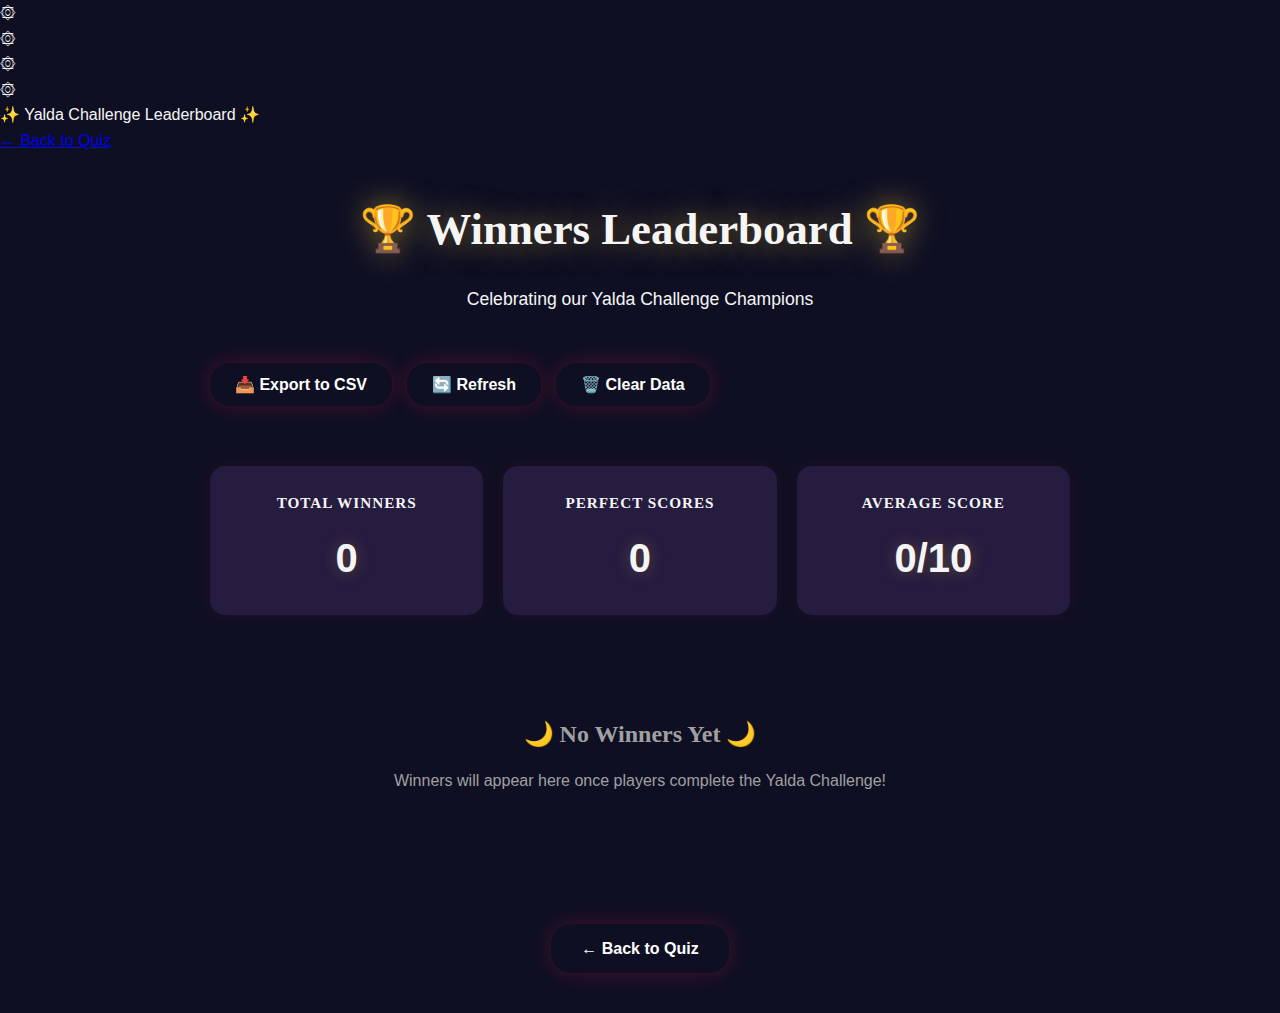
<file: leaderboard.html>
<!DOCTYPE html>
<html lang="en">
<head>
    <meta charset="UTF-8">
    <meta name="viewport" content="width=device-width, initial-scale=1.0">
    <title>Yalda Challenge - Winners Leaderboard</title>
    <link rel="stylesheet" href="styles.css">
    <style>
        .leaderboard-container {
            max-width: 900px;
            margin: 0 auto;
            padding: 40px 20px;
        }

        .leaderboard-header {
            text-align: center;
            margin-bottom: 50px;
        }

        .leaderboard-header h1 {
            font-size: 2.8rem;
            color: var(--accent-gold);
            text-shadow: 0 0 30px rgba(212, 175, 55, 0.6);
            margin-bottom: 20px;
        }

        .leaderboard-controls {
            display: flex;
            gap: 15px;
            justify-content: center;
            flex-wrap: wrap;
            margin-bottom: 30px;
        }

        .leaderboard-btn {
            background: linear-gradient(135deg, var(--accent-red) 0%, var(--accent-gold) 100%);
            color: #fff;
            border: 2px solid var(--accent-gold);
            border-radius: 20px;
            padding: 12px 25px;
            font-size: 1rem;
            font-weight: bold;
            cursor: pointer;
            transition: all 0.3s ease;
            box-shadow: 0 0 20px rgba(196, 30, 58, 0.3);
        }

        .leaderboard-btn:hover {
            background: linear-gradient(135deg, var(--accent-gold) 0%, var(--accent-red) 100%);
            box-shadow: 0 0 40px rgba(212, 175, 55, 0.5);
            transform: scale(1.05);
        }

        .winners-table {
            background: rgba(93, 58, 132, 0.3);
            border: 3px solid var(--accent-gold);
            border-radius: 15px;
            overflow: hidden;
            box-shadow: 0 0 40px rgba(196, 30, 58, 0.2);
            backdrop-filter: blur(10px);
        }

        table {
            width: 100%;
            border-collapse: collapse;
            color: var(--text-light);
        }

        thead {
            background: linear-gradient(135deg, rgba(196, 30, 58, 0.3) 0%, rgba(212, 175, 55, 0.2) 100%);
        }

        th {
            padding: 20px;
            text-align: left;
            color: var(--accent-gold);
            font-weight: bold;
            border-bottom: 2px solid var(--accent-gold);
            font-size: 1.1rem;
            text-transform: uppercase;
            letter-spacing: 1px;
        }

        td {
            padding: 16px 20px;
            border-bottom: 1px solid rgba(212, 175, 55, 0.2);
        }

        tbody tr:hover {
            background: rgba(212, 175, 55, 0.1);
        }

        .rank-badge {
            display: inline-block;
            background: linear-gradient(135deg, var(--accent-gold) 0%, var(--accent-red) 100%);
            color: #000;
            width: 35px;
            height: 35px;
            border-radius: 50%;
            text-align: center;
            line-height: 35px;
            font-weight: bold;
            font-size: 1.1rem;
            box-shadow: 0 0 15px rgba(212, 175, 55, 0.4);
        }

        .score-badge {
            background: var(--accent-gold);
            color: #000;
            padding: 5px 12px;
            border-radius: 15px;
            font-weight: bold;
            text-align: center;
        }

        .percentage-badge {
            color: var(--accent-light-gold);
            font-weight: bold;
        }

        .timestamp {
            font-size: 0.9rem;
            color: var(--text-muted);
        }

        .empty-state {
            text-align: center;
            padding: 60px 20px;
            color: var(--text-muted);
        }

        .empty-state h3 {
            color: var(--accent-gold);
            font-size: 1.5rem;
            margin-bottom: 15px;
        }

        .stats-grid {
            display: grid;
            grid-template-columns: repeat(auto-fit, minmax(200px, 1fr));
            gap: 20px;
            margin-bottom: 40px;
        }

        .stat-card {
            background: rgba(93, 58, 132, 0.3);
            border: 2px solid var(--accent-gold);
            border-radius: 15px;
            padding: 25px;
            text-align: center;
            box-shadow: 0 0 20px rgba(196, 30, 58, 0.1);
        }

        .stat-card h4 {
            color: var(--accent-gold);
            font-size: 0.95rem;
            text-transform: uppercase;
            letter-spacing: 1px;
            margin-bottom: 10px;
        }

        .stat-card .value {
            font-size: 2.5rem;
            color: var(--accent-light-gold);
            font-weight: bold;
            text-shadow: 0 0 15px rgba(212, 175, 55, 0.3);
        }

        .back-btn {
            display: inline-block;
            margin-top: 30px;
            padding: 12px 30px;
            background: linear-gradient(135deg, var(--accent-red) 0%, var(--accent-gold) 100%);
            color: #fff;
            border: none;
            border-radius: 20px;
            font-size: 1rem;
            font-weight: bold;
            cursor: pointer;
            text-decoration: none;
            transition: all 0.3s ease;
            box-shadow: 0 0 20px rgba(196, 30, 58, 0.3);
        }

        .back-btn:hover {
            transform: scale(1.05);
            box-shadow: 0 0 40px rgba(212, 175, 55, 0.5);
        }

        .header-section {
            display: flex;
            justify-content: space-between;
            align-items: center;
            margin-bottom: 30px;
            flex-wrap: wrap;
            gap: 20px;
        }

        @media (max-width: 768px) {
            .leaderboard-header h1 {
                font-size: 1.8rem;
            }

            th {
                font-size: 0.9rem;
                padding: 12px;
            }

            td {
                font-size: 0.9rem;
                padding: 10px;
            }

            .stats-grid {
                grid-template-columns: 1fr;
            }

            .header-section {
                flex-direction: column;
                text-align: center;
            }
        }
    </style>
</head>
<body>
    <div class="yalda-background"></div>
    <div class="stars"></div>
    <div class="ornament-top-left">۞</div>
    <div class="ornament-top-right">۞</div>
    <div class="ornament-bottom-left">۞</div>
    <div class="ornament-bottom-right">۞</div>

    <nav class="navbar">
        <div class="nav-container">
            <div class="nav-logo">✨ Yalda Challenge Leaderboard ✨</div>
            <ul class="nav-menu">
                <li><a href="index.html">← Back to Quiz</a></li>
            </ul>
        </div>
    </nav>

    <div class="leaderboard-container">
        <div class="leaderboard-header">
            <h1>🏆 Winners Leaderboard 🏆</h1>
            <p style="color: var(--accent-gold); font-size: 1.1rem;">Celebrating our Yalda Challenge Champions</p>
        </div>

        <div class="header-section">
            <div class="leaderboard-controls">
                <button class="leaderboard-btn" onclick="exportToCSV()">📥 Export to CSV</button>
                <button class="leaderboard-btn" onclick="refreshLeaderboard()">🔄 Refresh</button>
                <button class="leaderboard-btn" onclick="clearAllWinners()">🗑️ Clear Data</button>
            </div>
        </div>

        <div id="stats-section" class="stats-grid"></div>

        <div id="leaderboard-content">
            <div class="winners-table">
                <table id="winners-table">
                    <thead>
                        <tr>
                            <th>Rank</th>
                            <th>Player Name</th>
                            <th>Score</th>
                            <th>Percentage</th>
                            <th>Time</th>
                        </tr>
                    </thead>
                    <tbody id="winners-tbody">
                    </tbody>
                </table>
            </div>
        </div>

        <div style="text-align: center; margin-top: 40px;">
            <a href="index.html" class="back-btn">← Back to Quiz</a>
        </div>
    </div>

    <script>
        function getWinners() {
            const winners = JSON.parse(localStorage.getItem('yaldaWinners') || '[]');
            return winners.sort((a, b) => {
                if (b.score !== a.score) return b.score - a.score;
                return new Date(b.timestamp) - new Date(a.timestamp);
            });
        }

        function formatDate(dateString) {
            const date = new Date(dateString);
            return date.toLocaleDateString() + ' ' + date.toLocaleTimeString([], { 
                hour: '2-digit', 
                minute: '2-digit' 
            });
        }

        function displayStats() {
            const winners = getWinners();
            const statsSection = document.getElementById('stats-section');
            
            const totalWinners = winners.length;
            const avgScore = totalWinners > 0 ? (winners.reduce((sum, w) => sum + w.score, 0) / totalWinners).toFixed(1) : 0;
            const perfectScores = winners.filter(w => w.percentage === 100).length;

            statsSection.innerHTML = `
                <div class="stat-card">
                    <h4>Total Winners</h4>
                    <div class="value">${totalWinners}</div>
                </div>
                <div class="stat-card">
                    <h4>Perfect Scores</h4>
                    <div class="value">${perfectScores}</div>
                </div>
                <div class="stat-card">
                    <h4>Average Score</h4>
                    <div class="value">${avgScore}/10</div>
                </div>
            `;
        }

        function displayLeaderboard() {
            const winners = getWinners();
            const tbody = document.getElementById('winners-tbody');
            const content = document.getElementById('leaderboard-content');

            if (winners.length === 0) {
                content.innerHTML = `
                    <div class="empty-state">
                        <h3>🌙 No Winners Yet 🌙</h3>
                        <p>Winners will appear here once players complete the Yalda Challenge!</p>
                    </div>
                `;
                return;
            }

            tbody.innerHTML = winners.map((winner, index) => `
                <tr>
                    <td><span class="rank-badge">${index + 1}</span></td>
                    <td><strong>${winner.name}</strong></td>
                    <td><span class="score-badge">${winner.score}/10</span></td>
                    <td><span class="percentage-badge">${winner.percentage}%</span></td>
                    <td><span class="timestamp">${formatDate(winner.timestamp)}</span></td>
                </tr>
            `).join('');
        }

        function exportToCSV() {
            const winners = getWinners();
            
            if (winners.length === 0) {
                alert('No winners to export yet!');
                return;
            }

            let csv = 'Rank,Player Name,Score,Percentage,Timestamp\n';
            winners.forEach((winner, index) => {
                csv += `${index + 1},"${winner.name}",${winner.score},${winner.percentage},${winner.timestamp}\n`;
            });

            const blob = new Blob([csv], { type: 'text/csv' });
            const url = window.URL.createObjectURL(blob);
            const a = document.createElement('a');
            a.href = url;
            a.download = `yalda-winners-${new Date().toISOString().split('T')[0]}.csv`;
            document.body.appendChild(a);
            a.click();
            window.URL.revokeObjectURL(url);
            document.body.removeChild(a);
        }

        function refreshLeaderboard() {
            displayStats();
            displayLeaderboard();
            alert('Leaderboard refreshed!');
        }

        function clearAllWinners() {
            if (confirm('⚠️ Are you sure you want to delete ALL winner records? This cannot be undone!')) {
                localStorage.removeItem('yaldaWinners');
                displayStats();
                displayLeaderboard();
                alert('All winner data has been cleared.');
            }
        }

        // Initialize on page load
        document.addEventListener('DOMContentLoaded', () => {
            displayStats();
            displayLeaderboard();
            
            // Auto-refresh every 10 seconds to show new winners
            setInterval(() => {
                displayStats();
                displayLeaderboard();
            }, 10000);
        });
    </script>
</body>
</html>
</file>
<file: styles.css>
/* Modern Yalda Night Design - 2025 */

:root {
    --primary: #0f0f23;
    --secondary: #1a1a2e;
    --accent: #d4af37;
    --accent-light: #f0d96a;
    --pomegranate: #c41e3a;
    --pomegranate-dark: #8b0000;
    --text-light: #f5f5f5;
    --text-muted: #a0a0a0;
    --glass: rgba(255, 255, 255, 0.05);
    --glass-border: rgba(255, 255, 255, 0.1);
}

* {
    margin: 0;
    padding: 0;
    box-sizing: border-box;
}

html {
    scroll-behavior: smooth;
}

body {
    font-family: 'Montserrat', sans-serif;
    background: var(--primary);
    color: var(--text-light);
    overflow-x: hidden;
    line-height: 1.6;
}

h1, h2, h3, h4 {
    font-family: 'Cormorant Garamond', serif;
}

.container {
    max-width: 1200px;
    margin: 0 auto;
    padding: 0 20px;
}

/* Animated Background */
.stars-bg {
    position: fixed;
    top: 0;
    left: 0;
    width: 100%;
    height: 100%;
    background: 
        radial-gradient(2px 2px at 20% 30%, white, transparent),
        radial-gradient(2px 2px at 60% 70%, white, transparent),
        radial-gradient(1px 1px at 50% 50%, white, transparent),
        radial-gradient(1px 1px at 80% 10%, white, transparent),
        radial-gradient(2px 2px at 90% 60%, white, transparent),
        radial-gradient(1px 1px at 33% 70%, white, transparent);
    background-size: 200% 200%;
    animation: twinkle 5s ease-in-out infinite;
    opacity: 0.5;
    z-index: -1;
}

@keyframes twinkle {
    0%, 100% { opacity: 0.5; }
    50% { opacity: 1; }
}

.gradient-orb {
    position: fixed;
    border-radius: 50%;
    filter: blur(80px);
    opacity: 0.15;
    z-index: -1;
    animation: float 20s ease-in-out infinite;
}

.orb-1 {
    width: 400px;
    height: 400px;
    background: var(--pomegranate);
    top: -200px;
    left: -200px;
}

.orb-2 {
    width: 500px;
    height: 500px;
    background: var(--accent);
    bottom: -250px;
    right: -250px;
    animation-delay: -10s;
}

.orb-3 {
    width: 300px;
    height: 300px;
    background: #5d3a84;
    top: 50%;
    left: 50%;
    animation-delay: -5s;
}

@keyframes float {
    0%, 100% { transform: translate(0, 0); }
    33% { transform: translate(30px, -30px); }
    66% { transform: translate(-20px, 20px); }
}

/* Hero Section */
.hero {
    min-height: 100vh;
    display: flex;
    flex-direction: column;
    align-items: center;
    justify-content: center;
    text-align: center;
    position: relative;
    padding: 60px 20px;
}

.hero-badge {
    background: var(--glass);
    border: 1px solid var(--glass-border);
    backdrop-filter: blur(10px);
    padding: 8px 20px;
    border-radius: 50px;
    font-size: 0.9rem;
    color: var(--accent-light);
    margin-bottom: 30px;
    display: inline-block;
}

.hero-title {
    font-size: clamp(3rem, 10vw, 7rem);
    font-weight: 700;
    line-height: 1.1;
    margin-bottom: 20px;
}

.title-line-1 {
    display: block;
    background: linear-gradient(135deg, var(--accent) 0%, var(--accent-light) 100%);
    -webkit-background-clip: text;
    -webkit-text-fill-color: transparent;
    background-clip: text;
}

.title-line-2 {
    display: block;
    color: var(--pomegranate);
    font-size: 0.6em;
    opacity: 0.9;
}

.hero-subtitle {
    font-size: clamp(1rem, 2vw, 1.3rem);
    color: var(--text-muted);
    margin-bottom: 40px;
    max-width: 600px;
}

.hero-cta {
    display: flex;
    gap: 20px;
    flex-wrap: wrap;
    justify-content: center;
}

.cta-primary, .cta-secondary {
    padding: 15px 35px;
    border-radius: 50px;
    font-weight: 600;
    text-decoration: none;
    font-size: 1rem;
    transition: all 0.3s ease;
    display: inline-block;
}

.cta-primary {
    background: linear-gradient(135deg, var(--pomegranate), var(--pomegranate-dark));
    color: white;
    box-shadow: 0 10px 30px rgba(196, 30, 58, 0.3);
}

.cta-primary:hover {
    transform: translateY(-3px);
    box-shadow: 0 15px 40px rgba(196, 30, 58, 0.4);
}

.cta-secondary {
    background: var(--glass);
    border: 2px solid var(--glass-border);
    color: var(--text-light);
    backdrop-filter: blur(10px);
}

.cta-secondary:hover {
    border-color: var(--accent);
    transform: translateY(-3px);
}

.scroll-indicator {
    position: absolute;
    bottom: 40px;
    font-size: 2rem;
    color: var(--accent);
    animation: bounce 2s infinite;
}

@keyframes bounce {
    0%, 100% { transform: translateY(0); }
    50% { transform: translateY(-10px); }
}

/* Info Cards */
.info-cards {
    padding: 80px 20px;
}

.card-grid {
    display: grid;
    grid-template-columns: repeat(auto-fit, minmax(250px, 1fr));
    gap: 30px;
}

.info-card {
    background: var(--glass);
    border: 1px solid var(--glass-border);
    border-radius: 20px;
    padding: 40px 30px;
    text-align: center;
    backdrop-filter: blur(10px);
    transition: all 0.3s ease;
}

.info-card:hover {
    transform: translateY(-10px);
    border-color: var(--accent);
    box-shadow: 0 20px 40px rgba(212, 175, 55, 0.2);
}

.card-emoji {
    font-size: 3.5rem;
    margin-bottom: 20px;
    display: block;
}

.info-card h3 {
    font-size: 1.5rem;
    color: var(--accent);
    margin-bottom: 10px;
}

.info-card p {
    color: var(--text-muted);
    font-size: 0.95rem;
}

/* Section Styles */
.wheel-section, .challenge-section, .traditions {
    padding: 100px 20px;
}

.section-title {
    font-size: clamp(2.5rem, 5vw, 4rem);
    text-align: center;
    margin-bottom: 20px;
    background: linear-gradient(135deg, var(--accent) 0%, var(--accent-light) 100%);
    -webkit-background-clip: text;
    -webkit-text-fill-color: transparent;
    background-clip: text;
}

.section-desc {
    text-align: center;
    color: var(--text-muted);
    font-size: 1.1rem;
    margin-bottom: 60px;
    max-width: 700px;
    margin-left: auto;
    margin-right: auto;
}

/* Fortune Wheel */
.wheel-container-wrapper {
    display: grid;
    grid-template-columns: repeat(auto-fit, minmax(300px, 1fr));
    gap: 50px;
    align-items: start;
}

.wheel-display {
    position: relative;
    display: flex;
    flex-direction: column;
    align-items: center;
    gap: 30px;
}

#fortuneWheel {
    width: 100%;
    max-width: 500px;
    height: auto;
    border-radius: 50%;
    box-shadow: 
        0 0 60px rgba(212, 175, 55, 0.3),
        0 20px 60px rgba(0, 0, 0, 0.5);
    background: rgba(0, 0, 0, 0.3);
    backdrop-filter: blur(10px);
}

.wheel-pointer {
    position: absolute;
    top: -10px;
    left: 50%;
    transform: translateX(-50%);
    width: 0;
    height: 0;
    border-left: 20px solid transparent;
    border-right: 20px solid transparent;
    border-top: 40px solid var(--accent);
    filter: drop-shadow(0 5px 10px rgba(212, 175, 55, 0.5));
    z-index: 10;
}

.spin-btn {
    padding: 20px 60px;
    font-size: 1.5rem;
    font-weight: 700;
    background: linear-gradient(135deg, var(--accent), var(--accent-light));
    color: var(--primary);
    border: none;
    border-radius: 50px;
    cursor: pointer;
    box-shadow: 0 10px 30px rgba(212, 175, 55, 0.4);
    transition: all 0.3s ease;
    letter-spacing: 2px;
}

.spin-btn:hover {
    transform: translateY(-3px) scale(1.05);
    box-shadow: 0 15px 40px rgba(212, 175, 55, 0.6);
}

.spin-btn:active {
    transform: translateY(0) scale(0.95);
}

.spin-btn:disabled {
    opacity: 0.5;
    cursor: not-allowed;
}

.fortune-result {
    background: var(--glass);
    border: 1px solid var(--glass-border);
    border-radius: 20px;
    padding: 40px;
    backdrop-filter: blur(10px);
    text-align: center;
}

.fortune-icon {
    font-size: 4rem;
    margin-bottom: 20px;
}

.fortune-result h3 {
    font-size: 2rem;
    color: var(--accent);
    margin-bottom: 30px;
}

.farsi-text {
    font-size: 1.5rem;
    font-family: 'Cormorant Garamond', serif;
    color: var(--text-light);
    margin-bottom: 15px;
    line-height: 1.8;
}

.english-text {
    font-size: 1.1rem;
    color: var(--text-muted);
    margin-bottom: 20px;
    font-style: italic;
}

.theme-badge {
    display: inline-block;
    background: linear-gradient(135deg, var(--pomegranate), var(--pomegranate-dark));
    color: white;
    padding: 8px 20px;
    border-radius: 50px;
    font-size: 0.9rem;
    font-weight: 600;
}

/* Quiz */
#quizContainer {
    max-width: 800px;
    margin: 0 auto;
}

.quiz-start {
    background: var(--glass);
    border: 1px solid var(--glass-border);
    border-radius: 20px;
    padding: 60px 40px;
    text-align: center;
    backdrop-filter: blur(10px);
    display: none;
}

.quiz-start.active {
    display: block;
}

.quiz-icon {
    font-size: 5rem;
    margin-bottom: 30px;
}

.quiz-start h3 {
    font-size: 2rem;
    margin-bottom: 30px;
    color: var(--accent);
}

.quiz-rules {
    display: flex;
    flex-direction: column;
    gap: 15px;
    margin: 30px 0;
}

.rule-item {
    background: rgba(212, 175, 55, 0.1);
    padding: 15px;
    border-radius: 10px;
    font-size: 1.1rem;
}

#playerName {
    width: 100%;
    max-width: 400px;
    padding: 15px 20px;
    font-size: 1.1rem;
    border: 2px solid var(--glass-border);
    border-radius: 50px;
    background: var(--glass);
    color: var(--text-light);
    text-align: center;
    margin: 30px 0;
    backdrop-filter: blur(10px);
}

#playerName::placeholder {
    color: var(--text-muted);
}

.quiz-game {
    display: none;
}

.quiz-game.active {
    display: block;
}

.quiz-header {
    display: flex;
    justify-content: space-between;
    align-items: center;
    margin-bottom: 40px;
    padding: 20px;
    background: var(--glass);
    border-radius: 15px;
    backdrop-filter: blur(10px);
}

.quiz-progress {
    font-size: 1.5rem;
    font-weight: 700;
    color: var(--accent);
}

.quiz-timer {
    font-size: 1.3rem;
    color: var(--pomegranate);
    font-weight: 600;
}

.question-card {
    background: var(--glass);
    border: 1px solid var(--glass-border);
    border-radius: 20px;
    padding: 40px;
    margin-bottom: 30px;
    backdrop-filter: blur(10px);
}

.question-card h3 {
    font-size: 1.8rem;
    margin-bottom: 30px;
    color: var(--text-light);
}

.choices-grid {
    display: grid;
    gap: 15px;
    margin-bottom: 20px;
}

.choice-btn {
    padding: 20px;
    background: rgba(255, 255, 255, 0.05);
    border: 2px solid var(--glass-border);
    border-radius: 15px;
    color: var(--text-light);
    font-size: 1.1rem;
    cursor: pointer;
    transition: all 0.3s ease;
    text-align: left;
}

.choice-btn:hover {
    border-color: var(--accent);
    background: rgba(212, 175, 55, 0.1);
    transform: translateX(10px);
}

.choice-btn.correct {
    border-color: #10b981;
    background: rgba(16, 185, 129, 0.2);
}

.choice-btn.incorrect {
    border-color: #ef4444;
    background: rgba(239, 68, 68, 0.2);
}

.choice-btn.selected {
    border-color: var(--accent);
    background: rgba(212, 175, 55, 0.2);
}

.feedback {
    margin-top: 20px;
    padding: 20px;
    border-radius: 15px;
    display: none;
}

.feedback.show {
    display: block;
}

.feedback.correct {
    background: rgba(16, 185, 129, 0.2);
    border: 2px solid #10b981;
    color: #10b981;
}

.feedback.incorrect {
    background: rgba(239, 68, 68, 0.2);
    border: 2px solid #ef4444;
    color: #ef4444;
}

.next-btn {
    padding: 15px 40px;
    background: linear-gradient(135deg, var(--accent), var(--accent-light));
    color: var(--primary);
    border: none;
    border-radius: 50px;
    font-size: 1.1rem;
    font-weight: 600;
    cursor: pointer;
    transition: all 0.3s ease;
    display: none;
}

.next-btn.show {
    display: inline-block;
}

.next-btn:hover {
    transform: translateY(-3px);
    box-shadow: 0 10px 30px rgba(212, 175, 55, 0.4);
}

.quiz-results {
    display: none;
    text-align: center;
}

.quiz-results.active {
    display: block;
}

/* Traditions */
.traditions-grid {
    display: grid;
    grid-template-columns: repeat(auto-fit, minmax(250px, 1fr));
    gap: 30px;
}

.tradition-card {
    background: var(--glass);
    border: 1px solid var(--glass-border);
    border-radius: 20px;
    padding: 40px 30px;
    backdrop-filter: blur(10px);
    transition: all 0.3s ease;
    position: relative;
    overflow: hidden;
}

.tradition-card:hover {
    transform: translateY(-10px);
    border-color: var(--accent);
}

.tradition-num {
    position: absolute;
    top: 20px;
    right: 20px;
    font-size: 3rem;
    font-weight: 700;
    color: var(--accent);
    opacity: 0.2;
}

.tradition-card h3 {
    font-size: 1.5rem;
    color: var(--accent);
    margin-bottom: 15px;
}

.tradition-card p {
    color: var(--text-muted);
    line-height: 1.8;
}

/* Footer */
.footer {
    background: var(--secondary);
    padding: 60px 20px 40px;
    margin-top: 100px;
}

.footer-content {
    display: grid;
    grid-template-columns: repeat(auto-fit, minmax(250px, 1fr));
    gap: 40px;
    margin-bottom: 40px;
}

.footer-section h4 {
    color: var(--accent);
    font-size: 1.3rem;
    margin-bottom: 15px;
}

.footer-section p {
    color: var(--text-muted);
    line-height: 1.8;
}

/* Responsive */
@media (max-width: 768px) {
    .hero-cta {
        flex-direction: column;
        width: 100%;
    }
    
    .cta-primary, .cta-secondary {
        width: 100%;
        max-width: 300px;
    }
    
    .wheel-container-wrapper {
        grid-template-columns: 1fr;
    }
    
    .card-grid {
        grid-template-columns: 1fr;
    }
    
    .traditions-grid {
        grid-template-columns: 1fr;
    }
    
    .question-card {
        padding: 30px 20px;
    }
    
    .quiz-start {
        padding: 40px 20px;
    }
}

/* Animations */
@keyframes fadeIn {
    from {
        opacity: 0;
        transform: translateY(20px);
    }
    to {
        opacity: 1;
        transform: translateY(0);
    }
}

.info-card, .tradition-card {
    animation: fadeIn 0.6s ease-out forwards;
}

.info-card:nth-child(1) { animation-delay: 0.1s; }
.info-card:nth-child(2) { animation-delay: 0.2s; }
.info-card:nth-child(3) { animation-delay: 0.3s; }
.info-card:nth-child(4) { animation-delay: 0.4s; }
</file>
